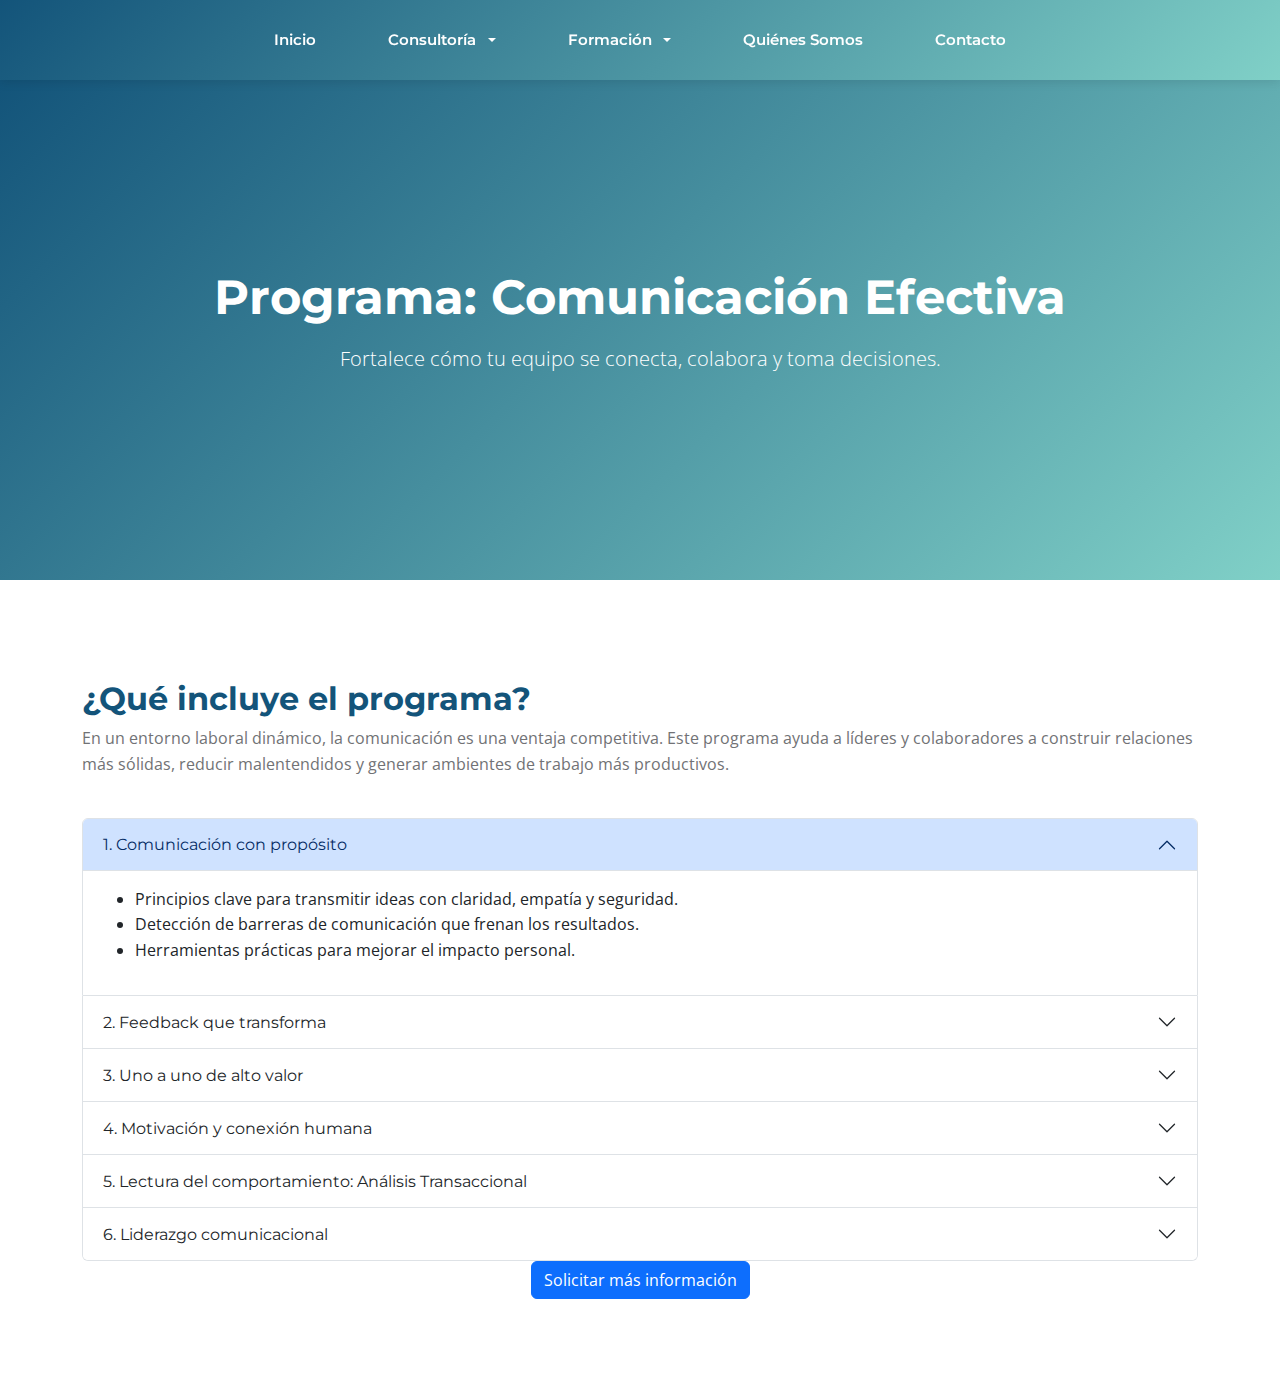
<file: comunicacion_asertiva.html>
<!DOCTYPE html>
<html lang="es">

<head>
    <meta charset="UTF-8">
    <meta name="viewport" content="width=device-width, initial-scale=1.0">
    <meta name="description" content="Comunicación Asertiva - Grupo Fusión">
    <title>Comunicación Asertiva - Grupo Fusión</title>

    <!-- Google Fonts -->
    <link rel="preconnect" href="https://fonts.googleapis.com">
    <link rel="preconnect" href="https://fonts.gstatic.com" crossorigin>
    <link
        href="https://fonts.googleapis.com/css2?family=Montserrat:wght@400;500;600;700&family=Open+Sans:wght@300;400;500;600;700&display=swap"
        rel="stylesheet">

    <!-- Bootstrap Icons -->
    <link rel="stylesheet" href="https://cdn.jsdelivr.net/npm/bootstrap-icons@1.11.1/font/bootstrap-icons.css">

    <!-- Bootstrap CSS -->
    <link href="https://cdn.jsdelivr.net/npm/bootstrap@5.3.0/dist/css/bootstrap.min.css" rel="stylesheet">

    <!-- Custom CSS -->
    <link rel="stylesheet" href="css/styles.css">
</head>

<body>
    <nav class="custom-navbar">
        <div class="nav-container">
            

            <div class="nav-menu" id="navMenu">
                <a href="index.html" class="nav-link">Inicio</a>
                <!-- Consultoría Dropdown -->
                <div class="nav-dropdown">
                    <button class="nav-link dropdown-toggle">
                        Consultoría
                       
                    </button>
                    <div class="dropdown-content">
                        <a href="entregamos.html" class="dropdown-item">¿Qué entregamos a nuestros clientes?</a>
                    </div>
                </div>

                <!-- Formación Dropdown -->
                <div class="nav-dropdown">
                    <button class="nav-link dropdown-toggle">
                        Formación
                       
                    </button>
                    <div class="dropdown-content">
                        <a href="#" class="dropdown-item">Lean</a>
                        <a href="gestion_tiempo.html" class="dropdown-item">Gestión del tiempo</a>
                        <a href="comunicacion_asertiva.html" class="dropdown-item">Comunicación Asertiva</a>
                    </div>
                </div>

                <a href="index.html#nosotros" class="nav-link">Quiénes Somos</a>
                <a href="index.html#contacto" class="nav-link">Contacto</a>
            </div>

            <button class="nav-toggle" id="navToggle">
                <span class="hamburger"></span>
                <span class="hamburger"></span>
                <span class="hamburger"></span>
            </button>
        </div>
    </nav>

    <!-- HERO SECTION -->
    <section class="hero-section">
        <div class="container">
            <div class="row">
                <div class="col-lg-10 col-12 mx-auto text-center">
                    <h1 class="text-white">Programa: Comunicación Efectiva</h1>
                    <p class="lead text-white">Fortalece cómo tu equipo se conecta, colabora y toma decisiones.</p>
                </div>
            </div>
        </div>
    </section>

    <!-- PROGRAMA -->
    <section class="section-padding">
        <div class="container">
            <div class="row mb-4">
                <div class="col-12">
                    <h2>¿Qué incluye el programa?</h2>
                    <p>En un entorno laboral dinámico, la comunicación es una ventaja competitiva. Este programa ayuda a
                        líderes y colaboradores a construir relaciones más sólidas, reducir malentendidos y generar
                        ambientes de trabajo más productivos.</p>
                </div>
            </div>

            <div class="row">
                <div class="col-12">
                    <div class="accordion" id="programaAccordion">
                        <!-- 1 -->
                        <div class="accordion-item">
                            <h2 class="accordion-header" id="p1">
                                <button class="accordion-button" type="button" data-bs-toggle="collapse"
                                    data-bs-target="#c1" aria-expanded="true" aria-controls="c1">
                                    1. Comunicación con propósito
                                </button>
                            </h2>
                            <div id="c1" class="accordion-collapse collapse show" aria-labelledby="p1"
                                data-bs-parent="#programaAccordion">
                                <div class="accordion-body">
                                    <ul>
                                        <li>Principios clave para transmitir ideas con claridad, empatía y seguridad.
                                        </li>
                                        <li>Detección de barreras de comunicación que frenan los resultados.</li>
                                        <li>Herramientas prácticas para mejorar el impacto personal.</li>
                                    </ul>
                                </div>
                            </div>
                        </div>

                        <!-- 2 -->
                        <div class="accordion-item">
                            <h2 class="accordion-header" id="p2">
                                <button class="accordion-button collapsed" type="button" data-bs-toggle="collapse"
                                    data-bs-target="#c2" aria-expanded="false" aria-controls="c2">
                                    2. Feedback que transforma
                                </button>
                            </h2>
                            <div id="c2" class="accordion-collapse collapse" aria-labelledby="p2"
                                data-bs-parent="#programaAccordion">
                                <div class="accordion-body">
                                    <ul>
                                        <li>Modelo estructurado para dar retroalimentación objetiva y útil.</li>
                                        <li>Conversaciones orientadas a mejorar, no a culpar.</li>
                                        <li>Técnicas para generar compromisos y seguimiento efectivo.</li>
                                    </ul>
                                </div>
                            </div>
                        </div>

                        <!-- 3 -->
                        <div class="accordion-item">
                            <h2 class="accordion-header" id="p3">
                                <button class="accordion-button collapsed" type="button" data-bs-toggle="collapse"
                                    data-bs-target="#c3" aria-expanded="false" aria-controls="c3">
                                    3. Uno a uno de alto valor
                                </button>
                            </h2>
                            <div id="c3" class="accordion-collapse collapse" aria-labelledby="p3"
                                data-bs-parent="#programaAccordion">
                                <div class="accordion-body">
                                    <ul>
                                        <li>Cómo convertir las reuniones individuales en espacios de crecimiento.</li>
                                        <li>Guías simples para evaluar avances y establecer acuerdos.</li>
                                        <li>Construcción de confianza entre líder y colaborador.</li>
                                    </ul>
                                </div>
                            </div>
                        </div>

                        <!-- 4 -->
                        <div class="accordion-item">
                            <h2 class="accordion-header" id="p4">
                                <button class="accordion-button collapsed" type="button" data-bs-toggle="collapse"
                                    data-bs-target="#c4" aria-expanded="false" aria-controls="c4">
                                    4. Motivación y conexión humana
                                </button>
                            </h2>
                            <div id="c4" class="accordion-collapse collapse" aria-labelledby="p4"
                                data-bs-parent="#programaAccordion">
                                <div class="accordion-body">
                                    <ul>
                                        <li>Comprender qué impulsa a las personas desde lo interno y lo externo.</li>
                                        <li>Estrategias para mantener equipos motivados a través de la comunicación.
                                        </li>
                                        <li>Apreciación auténtica basada en el enfoque de Dale Carnegie.</li>
                                    </ul>
                                </div>
                            </div>
                        </div>

                        <!-- 5 -->
                        <div class="accordion-item">
                            <h2 class="accordion-header" id="p5">
                                <button class="accordion-button collapsed" type="button" data-bs-toggle="collapse"
                                    data-bs-target="#c5" aria-expanded="false" aria-controls="c5">
                                    5. Lectura del comportamiento: Análisis Transaccional
                                </button>
                            </h2>
                            <div id="c5" class="accordion-collapse collapse" aria-labelledby="p5"
                                data-bs-parent="#programaAccordion">
                                <div class="accordion-body">
                                    <ul>
                                        <li>Identificación de los estados del Yo.</li>
                                        <li>Cómo responder para resolver conflictos.</li>
                                        <li>Reestructuración de conversaciones difíciles hacia resultados positivos.
                                        </li>
                                    </ul>
                                </div>
                            </div>
                        </div>

                        <!-- 6 -->
                        <div class="accordion-item">
                            <h2 class="accordion-header" id="p6">
                                <button class="accordion-button collapsed" type="button" data-bs-toggle="collapse"
                                    data-bs-target="#c6" aria-expanded="false" aria-controls="c6">
                                    6. Liderazgo comunicacional
                                </button>
                            </h2>
                            <div id="c6" class="accordion-collapse collapse" aria-labelledby="p6"
                                data-bs-parent="#programaAccordion">
                                <div class="accordion-body">
                                    <ul>
                                        <li>Principios de Peter Drucker aplicados al día a día.</li>
                                        <li>Influencia, claridad y dirección como herramientas del líder moderno.</li>
                                        <li>Atributos esenciales para comunicar con certeza y crear visión compartida.
                                        </li>
                                    </ul>
                                </div>
                            </div>
                        </div>
                    </div>
                </div>
            </div>

            <div class="button-29">
                <div class="col-12 text-center">
                    <a href="mailto:contacto@grupofusion.com" class="btn btn-primary">Solicitar más información</a>
                </div>
            </div>
        </div>
    </section>

    <!-- Bootstrap JS -->
    <script src="https://cdn.jsdelivr.net/npm/bootstrap@5.3.0/dist/js/bootstrap.bundle.min.js"></script>

    <!-- Custom JavaScript -->
    <script src="js/main.js"></script>
</body>

</html>
</file>
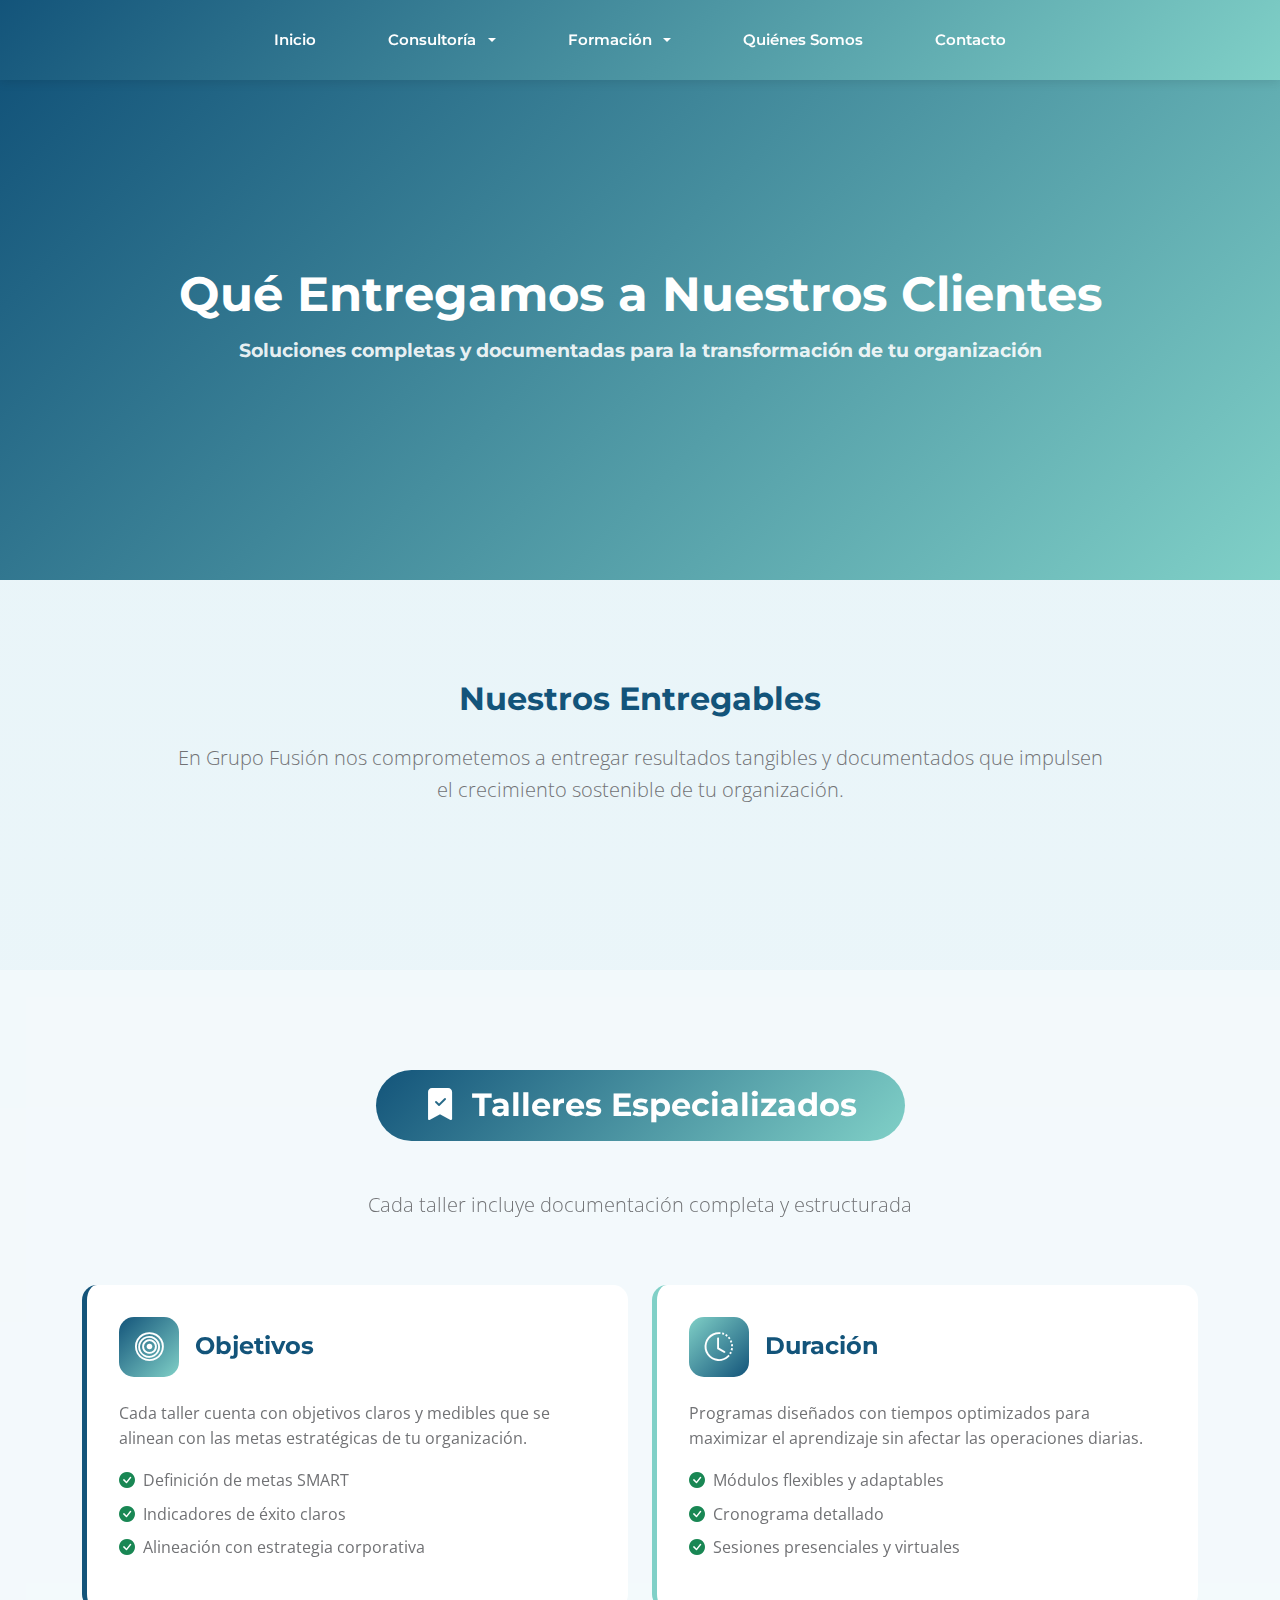
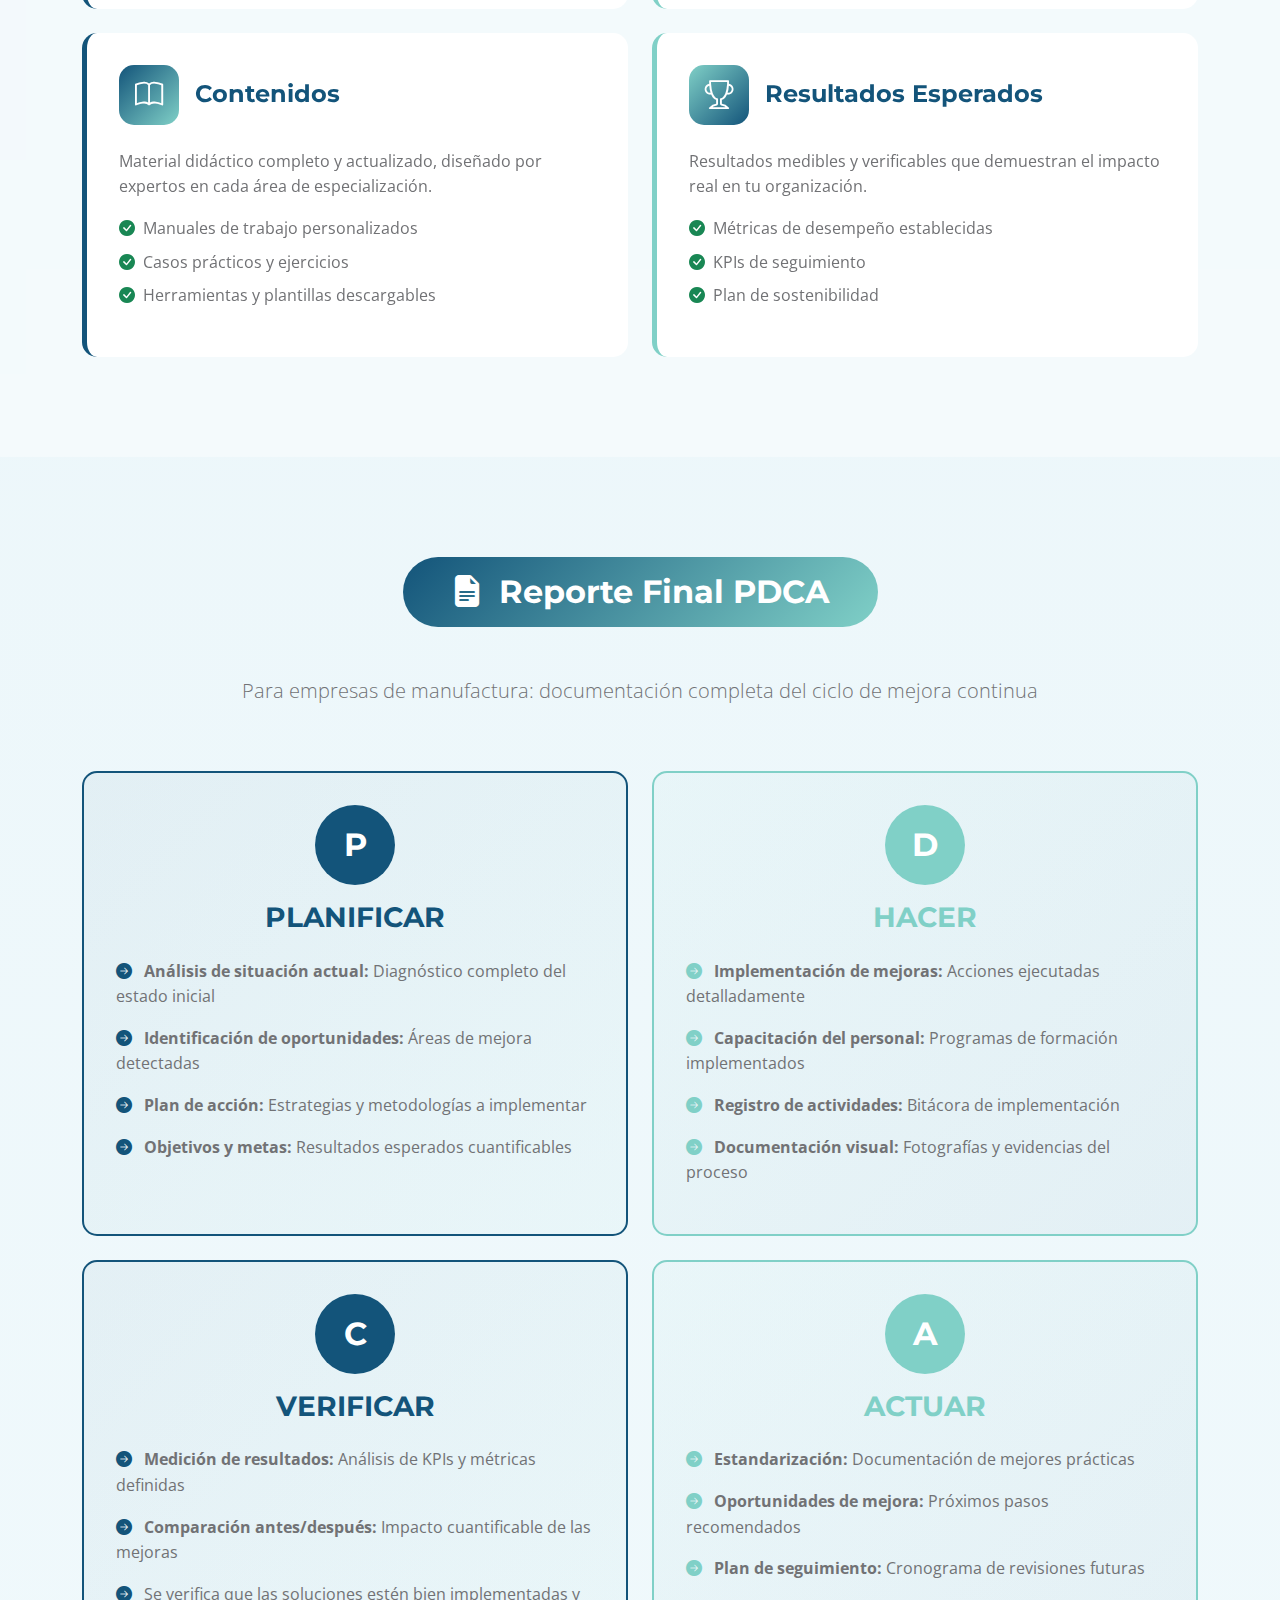
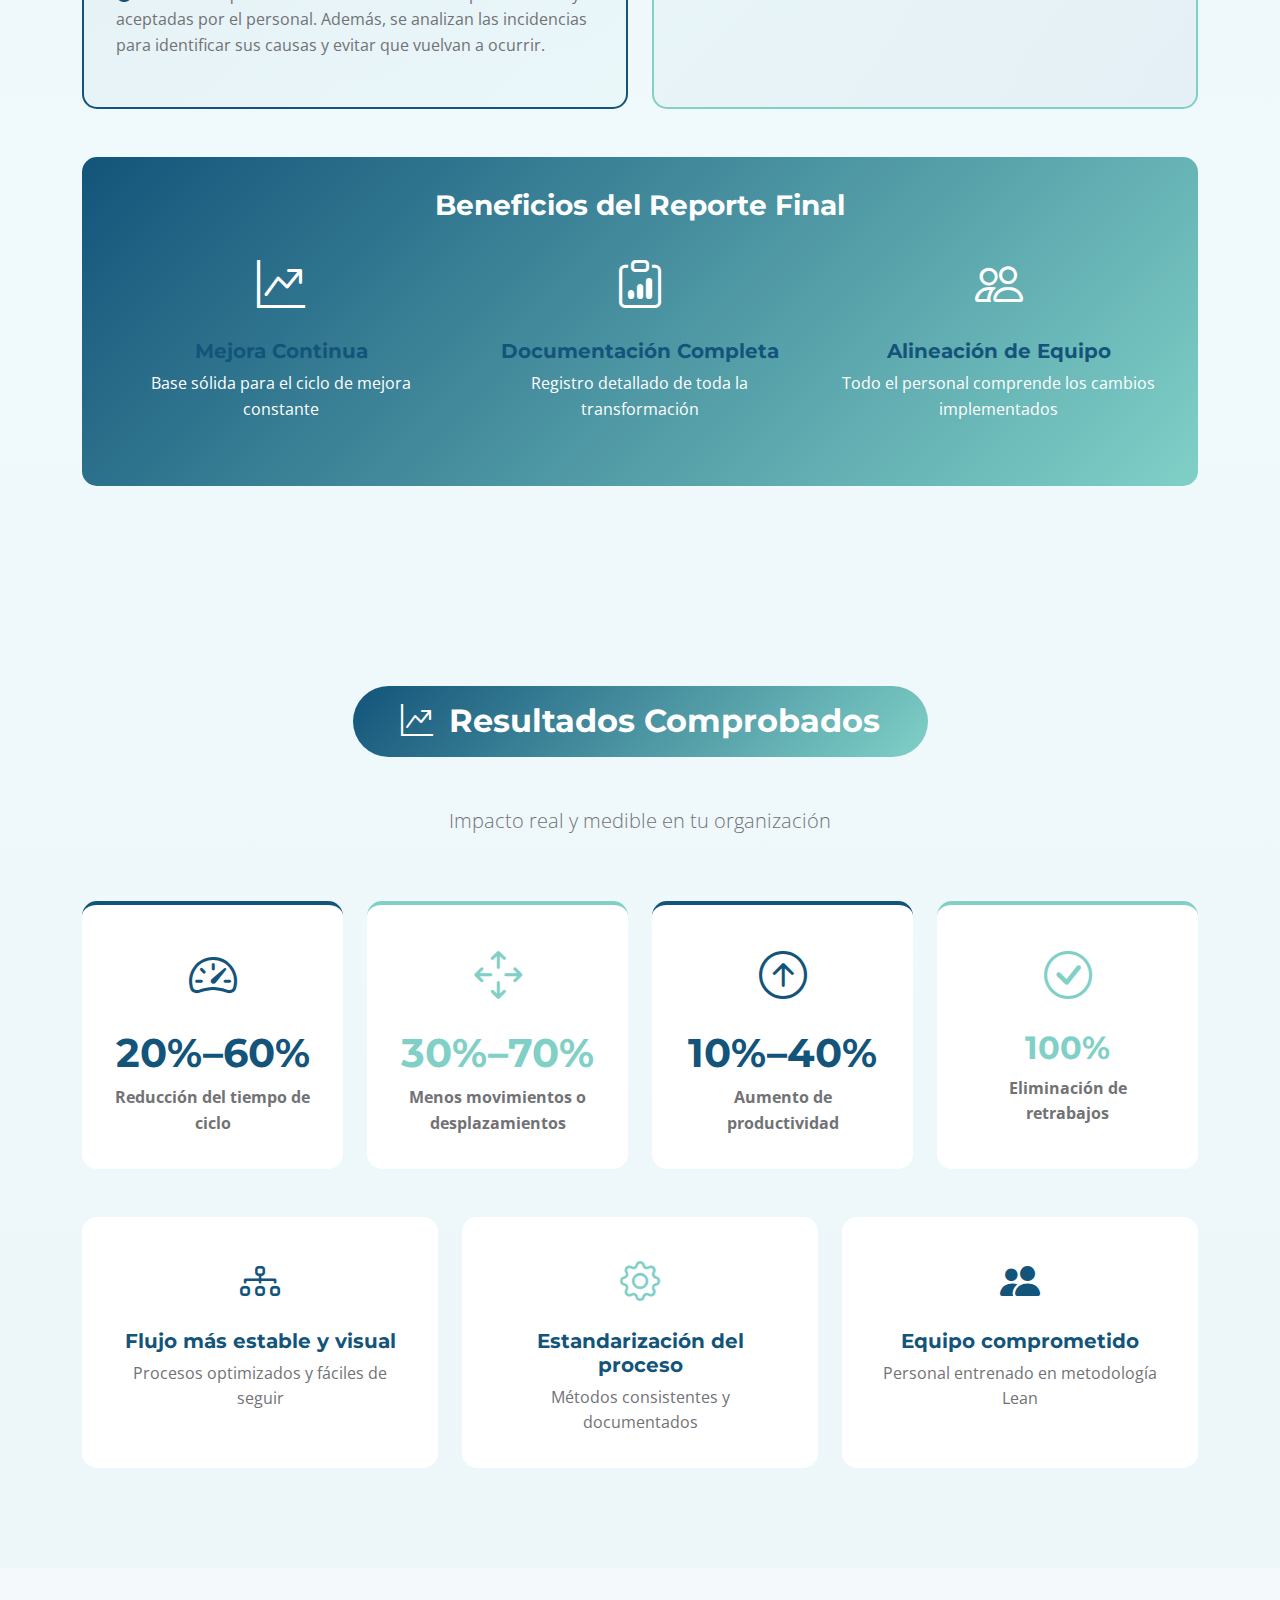
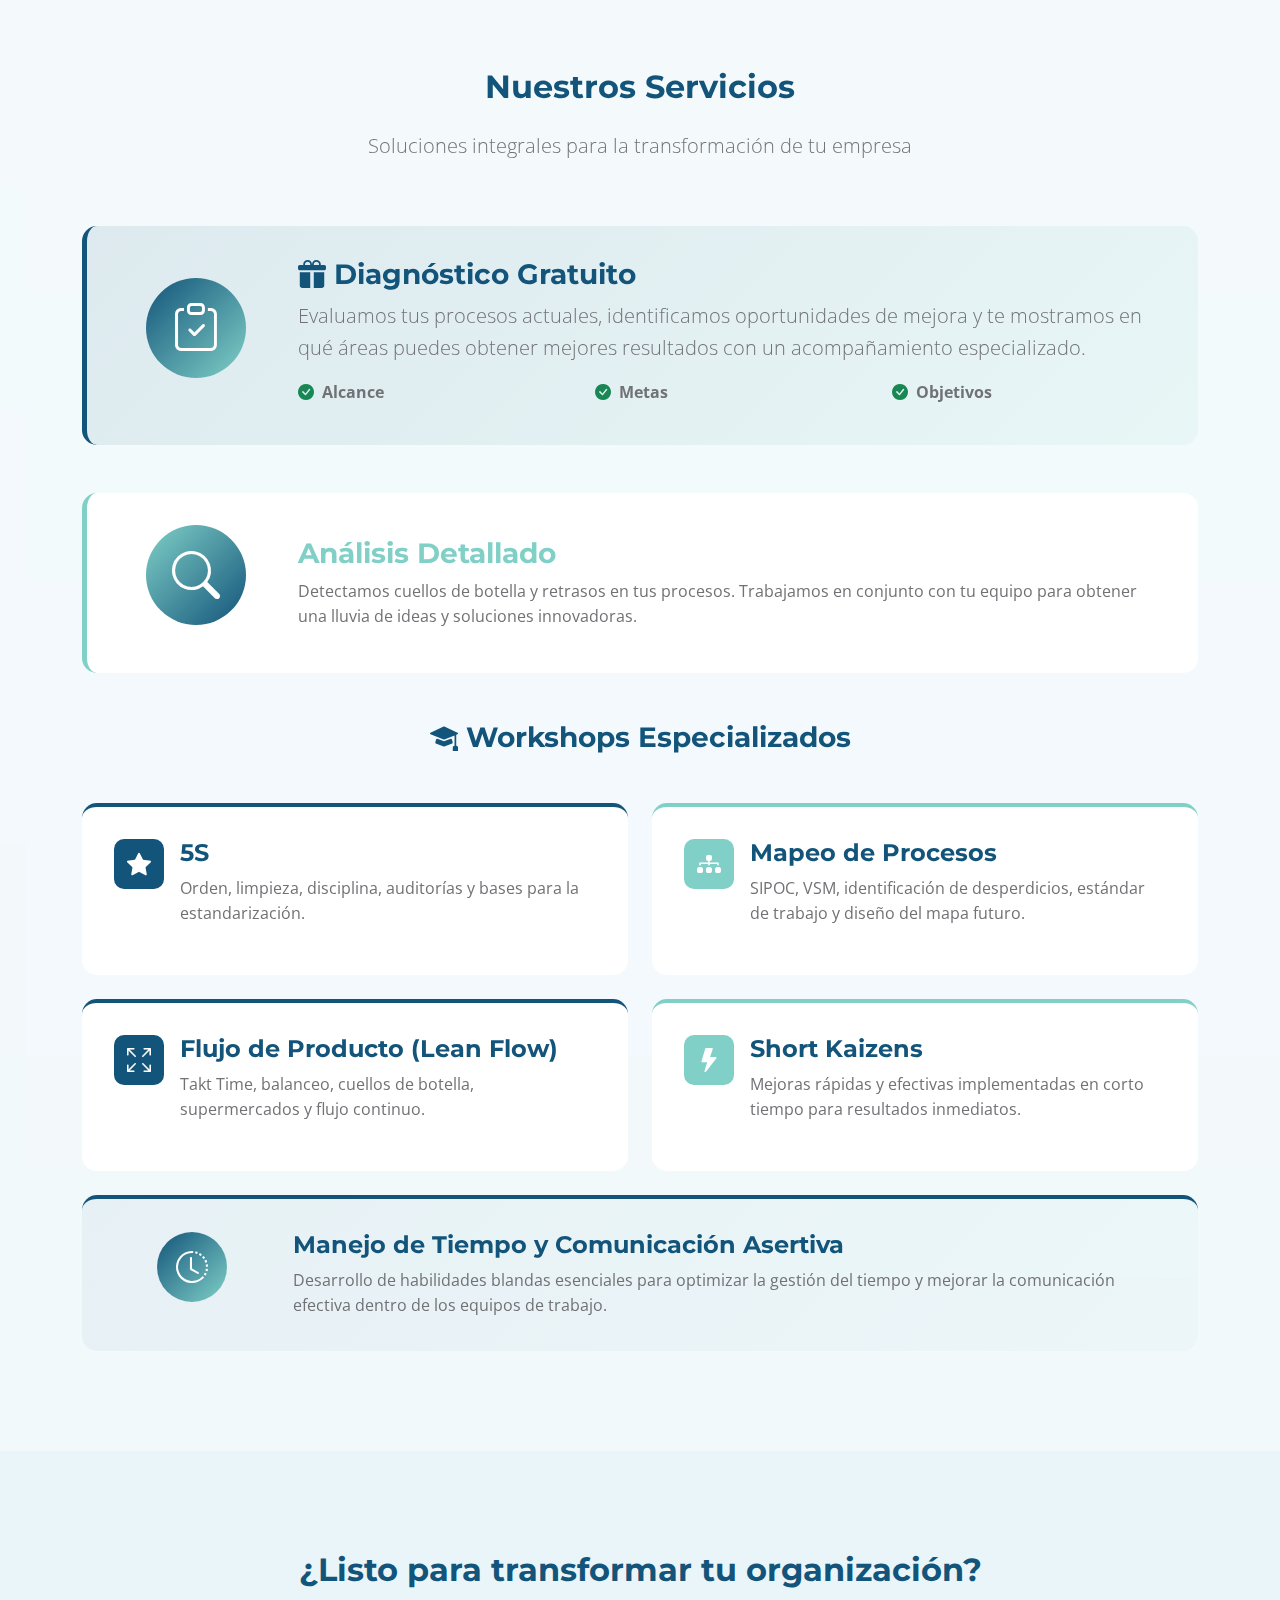
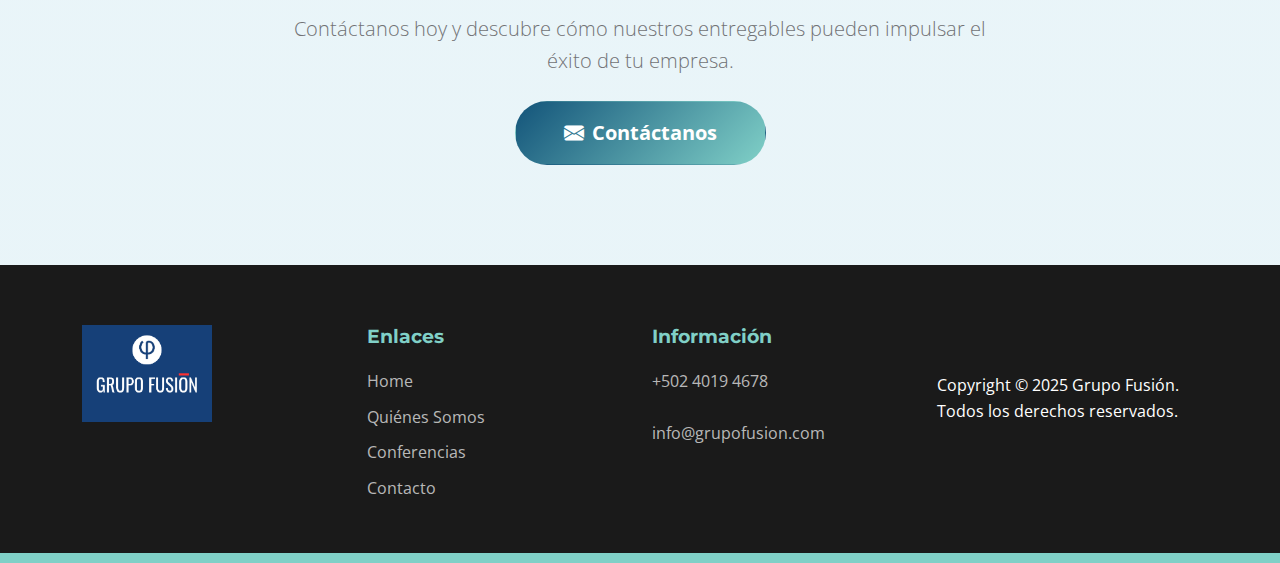
<file: entregamos.html>
<!DOCTYPE html>
<html lang="es">

<head>
    <meta charset="UTF-8">
    <meta name="viewport" content="width=device-width, initial-scale=1.0">
    <meta name="description"
        content="Qué Entregamos - Grupo Fusión - Talleres y reportes especializados para nuestros clientes">
    <title>Qué Entregamos - Grupo Fusión</title>

    <!-- Google Fonts -->
    <link rel="preconnect" href="https://fonts.googleapis.com">
    <link rel="preconnect" href="https://fonts.gstatic.com" crossorigin>
    <link
        href="https://fonts.googleapis.com/css2?family=Montserrat:wght@400;500;600;700&family=Open+Sans:wght@300;400;500;600;700&display=swap"
        rel="stylesheet">

    <!-- Bootstrap Icons -->
    <link rel="stylesheet" href="https://cdn.jsdelivr.net/npm/bootstrap-icons@1.11.1/font/bootstrap-icons.css">

    <!-- Bootstrap CSS -->
    <link href="https://cdn.jsdelivr.net/npm/bootstrap@5.3.0/dist/css/bootstrap.min.css" rel="stylesheet">

    <!-- Custom CSS -->
    <link rel="stylesheet" href="css/styles.css">
    <style>
        body {
            background: linear-gradient(180deg, #e8f4f8 0%, #f0f9fc 50%, #e8f4f8 100%);
            min-height: 100vh;
        }
    </style>
</head>

<body>
    <!-- NAVBAR -->
    <nav class="custom-navbar">
        <div class="nav-container">
            

            <div class="nav-menu" id="navMenu">
                <a href="index.html" class="nav-link">Inicio</a>


                <!-- Consultoría Dropdown -->
                <div class="nav-dropdown">
                    <button class="nav-link dropdown-toggle">
                        Consultoría
                      
                    </button>
                    <div class="dropdown-content">

                        <a href="entregamos.html" class="dropdown-item">¿Qué entregamos a nuestros clientes?</a>
                    </div>
                </div>

                <!-- Formación Dropdown -->
                <div class="nav-dropdown">
                    <button class="nav-link dropdown-toggle">
                        Formación
                       
                    </button>
                    <div class="dropdown-content">
                        <a href="lean.html" class="dropdown-item">Lean</a>
                        <a href="gestion_tiempo.html" class="dropdown-item">Gestión del tiempo</a>
                        <a href="comunicacion_asertiva.html" class="dropdown-item">Comunicación asertiva</a>
                    </div>
                </div>



                <a href="#nosotros" class="nav-link">Quiénes Somos</a>

                <a href="#contacto" class="nav-link">Contacto</a>

            </div>

            <button class="nav-toggle" id="navToggle">
                <span class="hamburger"></span>
                <span class="hamburger"></span>
                <span class="hamburger"></span>
            </button>
        </div>
    </nav>
    <!-- HERO SECTION -->
    <section class="hero-section">
        <div class="container">
            <div class="row">
                <div class="col-lg-10 col-12 mx-auto">
                    <h1 class="text-white text-center">Qué Entregamos a Nuestros Clientes</h1>
                    <h6 class="text-center">Soluciones completas y documentadas para la transformación de tu
                        organización</h6>
                </div>
            </div>
        </div>
    </section>

    <!-- INTRODUCCIÓN -->
    <section class="section-padding" style="background-color: transparent;">
        <div class="container">
            <div class="row">
                <div class="col-lg-10 col-12 mx-auto text-center mb-5">
                    <h2 class="mb-4">Nuestros Entregables</h2>
                    <p class="lead">En Grupo Fusión nos comprometemos a entregar resultados tangibles y documentados que
                        impulsen el crecimiento sostenible de tu organización.</p>
                </div>
            </div>
        </div>
    </section>

    <!-- TALLERES -->
    <section class="section-padding" style="background-color: rgba(255, 255, 255, 0.4); backdrop-filter: blur(10px);">
        <div class="container">
            <div class="row mb-5">
                <div class="col-12 text-center">
                    <div class="d-inline-block"
                        style="background: linear-gradient(135deg, #13547a 0%, #80d0c7 100%); padding: 1rem 3rem; border-radius: 50px; margin-bottom: 2rem;">
                        <h2 class="text-white mb-0">
                            <i class="bi bi-bookmark-check-fill me-3"></i>Talleres Especializados
                        </h2>
                    </div>
                    <p class="lead mt-3">Cada taller incluye documentación completa y estructurada</p>
                </div>
            </div>

            <!-- Tarjetas de Talleres -->
            <div class="row g-4">
                <!-- Taller 1 -->
                <div class="col-lg-6 col-12">
                    <div class="custom-block h-100" style="border-left: 5px solid #13547a;">
                        <div class="d-flex align-items-center mb-4">
                            <div class="icon-box"
                                style="background: linear-gradient(135deg, #13547a 0%, #80d0c7 100%); width: 60px; height: 60px; border-radius: 15px; display: flex; align-items: center; justify-content: center; margin-right: 1rem;">
                                <i class="bi bi-bullseye text-white" style="font-size: 1.8rem;"></i>
                            </div>
                            <h4 class="mb-0">Objetivos</h4>
                        </div>
                        <p class="mb-3">Cada taller cuenta con objetivos claros y medibles que se alinean con las metas
                            estratégicas de tu organización.</p>
                        <ul class="list-unstyled">
                            <li class="mb-2"><i class="bi bi-check-circle-fill text-success me-2"></i>Definición de
                                metas SMART</li>
                            <li class="mb-2"><i class="bi bi-check-circle-fill text-success me-2"></i>Indicadores de
                                éxito claros</li>
                            <li class="mb-2"><i class="bi bi-check-circle-fill text-success me-2"></i>Alineación con
                                estrategia corporativa</li>
                        </ul>
                    </div>
                </div>

                <!-- Taller 2 -->
                <div class="col-lg-6 col-12">
                    <div class="custom-block h-100" style="border-left: 5px solid #80d0c7;">
                        <div class="d-flex align-items-center mb-4">
                            <div class="icon-box"
                                style="background: linear-gradient(135deg, #80d0c7 0%, #13547a 100%); width: 60px; height: 60px; border-radius: 15px; display: flex; align-items: center; justify-content: center; margin-right: 1rem;">
                                <i class="bi bi-clock-history text-white" style="font-size: 1.8rem;"></i>
                            </div>
                            <h4 class="mb-0">Duración</h4>
                        </div>
                        <p class="mb-3">Programas diseñados con tiempos optimizados para maximizar el aprendizaje sin
                            afectar las operaciones diarias.</p>
                        <ul class="list-unstyled">
                            <li class="mb-2"><i class="bi bi-check-circle-fill text-success me-2"></i>Módulos flexibles
                                y adaptables</li>
                            <li class="mb-2"><i class="bi bi-check-circle-fill text-success me-2"></i>Cronograma
                                detallado</li>
                            <li class="mb-2"><i class="bi bi-check-circle-fill text-success me-2"></i>Sesiones
                                presenciales y virtuales</li>
                        </ul>
                    </div>
                </div>

                <!-- Taller 3 -->
                <div class="col-lg-6 col-12">
                    <div class="custom-block h-100" style="border-left: 5px solid #13547a;">
                        <div class="d-flex align-items-center mb-4">
                            <div class="icon-box"
                                style="background: linear-gradient(135deg, #13547a 0%, #80d0c7 100%); width: 60px; height: 60px; border-radius: 15px; display: flex; align-items: center; justify-content: center; margin-right: 1rem;">
                                <i class="bi bi-book text-white" style="font-size: 1.8rem;"></i>
                            </div>
                            <h4 class="mb-0">Contenidos</h4>
                        </div>
                        <p class="mb-3">Material didáctico completo y actualizado, diseñado por expertos en cada área de
                            especialización.</p>
                        <ul class="list-unstyled">
                            <li class="mb-2"><i class="bi bi-check-circle-fill text-success me-2"></i>Manuales de
                                trabajo personalizados</li>
                            <li class="mb-2"><i class="bi bi-check-circle-fill text-success me-2"></i>Casos prácticos y
                                ejercicios</li>
                            <li class="mb-2"><i class="bi bi-check-circle-fill text-success me-2"></i>Herramientas y
                                plantillas descargables</li>
                        </ul>
                    </div>
                </div>

                <!-- Taller 4 -->
                <div class="col-lg-6 col-12">
                    <div class="custom-block h-100" style="border-left: 5px solid #80d0c7;">
                        <div class="d-flex align-items-center mb-4">
                            <div class="icon-box"
                                style="background: linear-gradient(135deg, #80d0c7 0%, #13547a 100%); width: 60px; height: 60px; border-radius: 15px; display: flex; align-items: center; justify-content: center; margin-right: 1rem;">
                                <i class="bi bi-trophy text-white" style="font-size: 1.8rem;"></i>
                            </div>
                            <h4 class="mb-0">Resultados Esperados</h4>
                        </div>
                        <p class="mb-3">Resultados medibles y verificables que demuestran el impacto real en tu
                            organización.</p>
                        <ul class="list-unstyled">
                            <li class="mb-2"><i class="bi bi-check-circle-fill text-success me-2"></i>Métricas de
                                desempeño establecidas</li>
                            <li class="mb-2"><i class="bi bi-check-circle-fill text-success me-2"></i>KPIs de
                                seguimiento</li>
                            <li class="mb-2"><i class="bi bi-check-circle-fill text-success me-2"></i>Plan de
                                sostenibilidad</li>
                        </ul>
                    </div>
                </div>
            </div>
        </div>
    </section>

    <!-- REPORTE FINAL PDCA -->
    <section class="section-padding">
        <div class="container">
            <div class="row mb-5">
                <div class="col-12 text-center">
                    <div class="d-inline-block"
                        style="background: linear-gradient(135deg, #13547a 0%, #80d0c7 100%); padding: 1rem 3rem; border-radius: 50px; margin-bottom: 2rem;">
                        <h2 class="text-white mb-0">
                            <i class="bi bi-file-earmark-text-fill me-3"></i>Reporte Final PDCA
                        </h2>
                    </div>
                    <p class="lead mt-3">Para empresas de manufactura: documentación completa del ciclo de mejora
                        continua</p>
                </div>
            </div>

            <div class="row g-4">
                <!-- PLAN -->
                <div class="col-lg-6 col-12">
                    <div class="custom-block h-100"
                        style="background: linear-gradient(135deg, rgba(19, 84, 122, 0.05) 0%, rgba(128, 208, 199, 0.05) 100%); border: 2px solid #13547a;">
                        <div class="text-center mb-4">
                            <div class="mx-auto"
                                style="background: #13547a; width: 80px; height: 80px; border-radius: 50%; display: flex; align-items: center; justify-content: center; margin-bottom: 1rem;">
                                <h2 class="text-white mb-0">P</h2>
                            </div>
                            <h3 style="color: #13547a;">PLANIFICAR</h3>
                        </div>
                        <ul class="list-unstyled">
                            <li class="mb-3">
                                <i class="bi bi-arrow-right-circle-fill me-2" style="color: #13547a;"></i>
                                <strong>Análisis de situación actual:</strong> Diagnóstico completo del estado inicial
                            </li>
                            <li class="mb-3">
                                <i class="bi bi-arrow-right-circle-fill me-2" style="color: #13547a;"></i>
                                <strong>Identificación de oportunidades:</strong> Áreas de mejora detectadas
                            </li>
                            <li class="mb-3">
                                <i class="bi bi-arrow-right-circle-fill me-2" style="color: #13547a;"></i>
                                <strong>Plan de acción:</strong> Estrategias y metodologías a implementar
                            </li>
                            <li class="mb-3">
                                <i class="bi bi-arrow-right-circle-fill me-2" style="color: #13547a;"></i>
                                <strong>Objetivos y metas:</strong> Resultados esperados cuantificables
                            </li>
                        </ul>
                    </div>
                </div>

                <!-- DO -->
                <div class="col-lg-6 col-12">
                    <div class="custom-block h-100"
                        style="background: linear-gradient(135deg, rgba(128, 208, 199, 0.05) 0%, rgba(19, 84, 122, 0.05) 100%); border: 2px solid #80d0c7;">
                        <div class="text-center mb-4">
                            <div class="mx-auto"
                                style="background: #80d0c7; width: 80px; height: 80px; border-radius: 50%; display: flex; align-items: center; justify-content: center; margin-bottom: 1rem;">
                                <h2 class="text-white mb-0">D</h2>
                            </div>
                            <h3 style="color: #80d0c7;">HACER</h3>
                        </div>
                        <ul class="list-unstyled">
                            <li class="mb-3">
                                <i class="bi bi-arrow-right-circle-fill me-2" style="color: #80d0c7;"></i>
                                <strong>Implementación de mejoras:</strong> Acciones ejecutadas detalladamente
                            </li>
                            <li class="mb-3">
                                <i class="bi bi-arrow-right-circle-fill me-2" style="color: #80d0c7;"></i>
                                <strong>Capacitación del personal:</strong> Programas de formación implementados
                            </li>
                            <li class="mb-3">
                                <i class="bi bi-arrow-right-circle-fill me-2" style="color: #80d0c7;"></i>
                                <strong>Registro de actividades:</strong> Bitácora de implementación
                            </li>
                            <li class="mb-3">
                                <i class="bi bi-arrow-right-circle-fill me-2" style="color: #80d0c7;"></i>
                                <strong>Documentación visual:</strong> Fotografías y evidencias del proceso
                            </li>
                        </ul>
                    </div>
                </div>

                <!-- CHECK -->
                <div class="col-lg-6 col-12">
                    <div class="custom-block h-100"
                        style="background: linear-gradient(135deg, rgba(19, 84, 122, 0.05) 0%, rgba(128, 208, 199, 0.05) 100%); border: 2px solid #13547a;">
                        <div class="text-center mb-4">
                            <div class="mx-auto"
                                style="background: #13547a; width: 80px; height: 80px; border-radius: 50%; display: flex; align-items: center; justify-content: center; margin-bottom: 1rem;">
                                <h2 class="text-white mb-0">C</h2>
                            </div>
                            <h3 style="color: #13547a;">VERIFICAR</h3>
                        </div>
                        <ul class="list-unstyled">
                            <li class="mb-3">
                                <i class="bi bi-arrow-right-circle-fill me-2" style="color: #13547a;"></i>
                                <strong>Medición de resultados:</strong> Análisis de KPIs y métricas definidas
                            </li>
                            <li class="mb-3">
                                <i class="bi bi-arrow-right-circle-fill me-2" style="color: #13547a;"></i>
                                <strong>Comparación antes/después:</strong> Impacto cuantificable de las mejoras
                            </li>
                            <li class="mb-3">
                                <i class="bi bi-arrow-right-circle-fill me-2" style="color: #13547a;"></i>
                                Se verifica que las soluciones estén bien implementadas y aceptadas por el personal.
                                Además, se analizan las incidencias para identificar sus causas y evitar que vuelvan a
                                ocurrir.
                            </li>

                        </ul>
                    </div>
                </div>

                <!-- ACT -->
                <div class="col-lg-6 col-12">
                    <div class="custom-block h-100"
                        style="background: linear-gradient(135deg, rgba(128, 208, 199, 0.05) 0%, rgba(19, 84, 122, 0.05) 100%); border: 2px solid #80d0c7;">
                        <div class="text-center mb-4">
                            <div class="mx-auto"
                                style="background: #80d0c7; width: 80px; height: 80px; border-radius: 50%; display: flex; align-items: center; justify-content: center; margin-bottom: 1rem;">
                                <h2 class="text-white mb-0">A</h2>
                            </div>
                            <h3 style="color: #80d0c7;">ACTUAR</h3>
                        </div>
                        <ul class="list-unstyled">
                            <li class="mb-3">
                                <i class="bi bi-arrow-right-circle-fill me-2" style="color: #80d0c7;"></i>
                                <strong>Estandarización:</strong> Documentación de mejores prácticas
                            </li>

                            <li class="mb-3">
                                <i class="bi bi-arrow-right-circle-fill me-2" style="color: #80d0c7;"></i>
                                <strong>Oportunidades de mejora:</strong> Próximos pasos recomendados
                            </li>
                            <li class="mb-3">
                                <i class="bi bi-arrow-right-circle-fill me-2" style="color: #80d0c7;"></i>
                                <strong>Plan de seguimiento:</strong> Cronograma de revisiones futuras
                            </li>
                        </ul>
                    </div>
                </div>
            </div>

            <!-- Beneficios del Reporte -->
            <div class="row mt-5">
                <div class="col-12">
                    <div class="custom-block text-center"
                        style="background: linear-gradient(135deg, #13547a 0%, #80d0c7 100%); color: white;">
                        <h3 class="text-white mb-4">Beneficios del Reporte Final</h3>
                        <div class="row">
                            <div class="col-md-4 mb-3">
                                <i class="bi bi-graph-up-arrow" style="font-size: 3rem;"></i>
                                <h5 class="mt-3">Mejora Continua</h5>
                                <p>Base sólida para el ciclo de mejora constante</p>
                            </div>
                            <div class="col-md-4 mb-3">
                                <i class="bi bi-clipboard-data" style="font-size: 3rem;"></i>
                                <h5 class="mt-3">Documentación Completa</h5>
                                <p>Registro detallado de toda la transformación</p>
                            </div>
                            <div class="col-md-4 mb-3">
                                <i class="bi bi-people" style="font-size: 3rem;"></i>
                                <h5 class="mt-3">Alineación de Equipo</h5>
                                <p>Todo el personal comprende los cambios implementados</p>
                            </div>
                        </div>
                    </div>
                </div>
            </div>
        </div>
    </section>

    <!-- RESULTADOS -->
    <section class="section-padding">
        <div class="container">
            <div class="row mb-5">
                <div class="col-12 text-center">
                    <div class="d-inline-block"
                        style="background: linear-gradient(135deg, #13547a 0%, #80d0c7 100%); padding: 1rem 3rem; border-radius: 50px; margin-bottom: 2rem;">
                        <h2 class="text-white mb-0">
                            <i class="bi bi-graph-up-arrow me-3"></i>Resultados Comprobados
                        </h2>
                    </div>
                    <p class="lead mt-3">Impacto real y medible en tu organización</p>
                </div>
            </div>

            <div class="row g-4">
                <div class="col-lg-3 col-md-6 col-12">
                    <div class="custom-block text-center h-100" style="border-top: 4px solid #13547a;">
                        <div class="mb-3">
                            <i class="bi bi-speedometer2" style="font-size: 3rem; color: #13547a;"></i>
                        </div>
                        <h3 style="color: #13547a; font-size: 2.5rem; font-weight: 700;">20%–60%</h3>
                        <p class="mb-0"><strong>Reducción del tiempo de ciclo</strong></p>
                    </div>
                </div>

                <div class="col-lg-3 col-md-6 col-12">
                    <div class="custom-block text-center h-100" style="border-top: 4px solid #80d0c7;">
                        <div class="mb-3">
                            <i class="bi bi-arrows-move" style="font-size: 3rem; color: #80d0c7;"></i>
                        </div>
                        <h3 style="color: #80d0c7; font-size: 2.5rem; font-weight: 700;">30%–70%</h3>
                        <p class="mb-0"><strong>Menos movimientos o desplazamientos</strong></p>
                    </div>
                </div>

                <div class="col-lg-3 col-md-6 col-12">
                    <div class="custom-block text-center h-100" style="border-top: 4px solid #13547a;">
                        <div class="mb-3">
                            <i class="bi bi-arrow-up-circle" style="font-size: 3rem; color: #13547a;"></i>
                        </div>
                        <h3 style="color: #13547a; font-size: 2.5rem; font-weight: 700;">10%–40%</h3>
                        <p class="mb-0"><strong>Aumento de productividad</strong></p>
                    </div>
                </div>

                <div class="col-lg-3 col-md-6 col-12">
                    <div class="custom-block text-center h-100" style="border-top: 4px solid #80d0c7;">
                        <div class="mb-3">
                            <i class="bi bi-check-circle" style="font-size: 3rem; color: #80d0c7;"></i>
                        </div>
                        <h3 style="color: #80d0c7; font-size: 2rem; font-weight: 700;">100%</h3>
                        <p class="mb-0"><strong>Eliminación de retrabajos</strong></p>
                    </div>
                </div>
            </div>

            <div class="row mt-4 g-4">
                <div class="col-lg-4 col-md-6 col-12">
                    <div class="custom-block text-center h-100">
                        <i class="bi bi-diagram-3" style="font-size: 2.5rem; color: #13547a;"></i>
                        <h5 class="mt-3 mb-2">Flujo más estable y visual</h5>
                        <p class="mb-0">Procesos optimizados y fáciles de seguir</p>
                    </div>
                </div>

                <div class="col-lg-4 col-md-6 col-12">
                    <div class="custom-block text-center h-100">
                        <i class="bi bi-gear" style="font-size: 2.5rem; color: #80d0c7;"></i>
                        <h5 class="mt-3 mb-2">Estandarización del proceso</h5>
                        <p class="mb-0">Métodos consistentes y documentados</p>
                    </div>
                </div>

                <div class="col-lg-4 col-md-6 col-12">
                    <div class="custom-block text-center h-100">
                        <i class="bi bi-people-fill" style="font-size: 2.5rem; color: #13547a;"></i>
                        <h5 class="mt-3 mb-2">Equipo comprometido</h5>
                        <p class="mb-0">Personal entrenado en metodología Lean</p>
                    </div>
                </div>
            </div>
        </div>
    </section>

    <!-- SERVICIOS ADICIONALES -->
    <section class="section-padding" style="background-color: rgba(255, 255, 255, 0.4); backdrop-filter: blur(10px);">
        <div class="container">
            <div class="row mb-5">
                <div class="col-12 text-center">
                    <h2 class="mb-4">Nuestros Servicios</h2>
                    <p class="lead">Soluciones integrales para la transformación de tu empresa</p>
                </div>
            </div>

            <!-- Diagnóstico Gratuito -->
            <div class="row mb-5">
                <div class="col-12">
                    <div class="custom-block"
                        style="background: linear-gradient(135deg, rgba(19, 84, 122, 0.1) 0%, rgba(128, 208, 199, 0.1) 100%); border-left: 5px solid #13547a;">
                        <div class="row align-items-center">
                            <div class="col-lg-2 text-center mb-3 mb-lg-0">
                                <div class="mx-auto"
                                    style="background: linear-gradient(135deg, #13547a 0%, #80d0c7 100%); width: 100px; height: 100px; border-radius: 50%; display: flex; align-items: center; justify-content: center;">
                                    <i class="bi bi-clipboard-check text-white" style="font-size: 3rem;"></i>
                                </div>
                            </div>
                            <div class="col-lg-10">
                                <h3 style="color: #13547a;">
                                    <i class="bi bi-gift-fill me-2"></i>Diagnóstico Gratuito
                                </h3>
                                <p class="lead mb-3">Evaluamos tus procesos actuales, identificamos oportunidades de
                                    mejora y te mostramos en qué áreas puedes obtener mejores resultados con un
                                    acompañamiento especializado.</p>
                                <div class="row">
                                    <div class="col-md-4">
                                        <div class="d-flex align-items-center mb-2">
                                            <i class="bi bi-check-circle-fill text-success me-2"></i>
                                            <strong>Alcance</strong>
                                        </div>
                                    </div>
                                    <div class="col-md-4">
                                        <div class="d-flex align-items-center mb-2">
                                            <i class="bi bi-check-circle-fill text-success me-2"></i>
                                            <strong>Metas</strong>
                                        </div>
                                    </div>
                                    <div class="col-md-4">
                                        <div class="d-flex align-items-center mb-2">
                                            <i class="bi bi-check-circle-fill text-success me-2"></i>
                                            <strong>Objetivos</strong>
                                        </div>
                                    </div>
                                </div>
                            </div>
                        </div>
                    </div>
                </div>
            </div>

            <!-- Análisis -->
            <div class="row mb-5">
                <div class="col-12">
                    <div class="custom-block" style="border-left: 5px solid #80d0c7;">
                        <div class="row align-items-center">
                            <div class="col-lg-2 text-center mb-3 mb-lg-0">
                                <div class="mx-auto"
                                    style="background: linear-gradient(135deg, #80d0c7 0%, #13547a 100%); width: 100px; height: 100px; border-radius: 50%; display: flex; align-items: center; justify-content: center;">
                                    <i class="bi bi-search text-white" style="font-size: 3rem;"></i>
                                </div>
                            </div>
                            <div class="col-lg-10">
                                <h3 style="color: #80d0c7;">Análisis Detallado</h3>
                                <p class="mb-0">Detectamos cuellos de botella y retrasos en tus procesos. Trabajamos en
                                    conjunto con tu equipo para obtener una lluvia de ideas y soluciones innovadoras.
                                </p>
                            </div>
                        </div>
                    </div>
                </div>
            </div>

            <!-- Workshops -->
            <div class="row mb-4">
                <div class="col-12">
                    <h3 class="text-center mb-4" style="color: #13547a;">
                        <i class="bi bi-mortarboard-fill me-2"></i>Workshops Especializados
                    </h3>
                </div>
            </div>

            <div class="row g-4">
                <!-- 5S -->
                <div class="col-lg-6 col-12">
                    <div class="custom-block h-100" style="border-top: 4px solid #13547a;">
                        <div class="d-flex align-items-start mb-3">
                            <div
                                style="background: #13547a; width: 50px; height: 50px; border-radius: 10px; display: flex; align-items: center; justify-content: center; margin-right: 1rem; flex-shrink: 0;">
                                <i class="bi bi-star-fill text-white" style="font-size: 1.5rem;"></i>
                            </div>
                            <div>
                                <h4 class="mb-2">5S</h4>
                                <p class="mb-0">Orden, limpieza, disciplina, auditorías y bases para la estandarización.
                                </p>
                            </div>
                        </div>
                    </div>
                </div>

                <!-- Mapeo de Procesos -->
                <div class="col-lg-6 col-12">
                    <div class="custom-block h-100" style="border-top: 4px solid #80d0c7;">
                        <div class="d-flex align-items-start mb-3">
                            <div
                                style="background: #80d0c7; width: 50px; height: 50px; border-radius: 10px; display: flex; align-items: center; justify-content: center; margin-right: 1rem; flex-shrink: 0;">
                                <i class="bi bi-diagram-3-fill text-white" style="font-size: 1.5rem;"></i>
                            </div>
                            <div>
                                <h4 class="mb-2">Mapeo de Procesos</h4>
                                <p class="mb-0">SIPOC, VSM, identificación de desperdicios, estándar de trabajo y diseño
                                    del mapa futuro.</p>
                            </div>
                        </div>
                    </div>
                </div>

                <!-- Flujo de Producto -->
                <div class="col-lg-6 col-12">
                    <div class="custom-block h-100" style="border-top: 4px solid #13547a;">
                        <div class="d-flex align-items-start mb-3">
                            <div
                                style="background: #13547a; width: 50px; height: 50px; border-radius: 10px; display: flex; align-items: center; justify-content: center; margin-right: 1rem; flex-shrink: 0;">
                                <i class="bi bi-arrows-fullscreen text-white" style="font-size: 1.5rem;"></i>
                            </div>
                            <div>
                                <h4 class="mb-2">Flujo de Producto (Lean Flow)</h4>
                                <p class="mb-0">Takt Time, balanceo, cuellos de botella, supermercados y flujo continuo.
                                </p>
                            </div>
                        </div>
                    </div>
                </div>

                <!-- Short Kaizens -->
                <div class="col-lg-6 col-12">
                    <div class="custom-block h-100" style="border-top: 4px solid #80d0c7;">
                        <div class="d-flex align-items-start mb-3">
                            <div
                                style="background: #80d0c7; width: 50px; height: 50px; border-radius: 10px; display: flex; align-items: center; justify-content: center; margin-right: 1rem; flex-shrink: 0;">
                                <i class="bi bi-lightning-fill text-white" style="font-size: 1.5rem;"></i>
                            </div>
                            <div>
                                <h4 class="mb-2">Short Kaizens</h4>
                                <p class="mb-0">Mejoras rápidas y efectivas implementadas en corto tiempo para
                                    resultados inmediatos.</p>
                            </div>
                        </div>
                    </div>
                </div>

                <!-- Manejo de tiempo -->
                <div class="col-12">
                    <div class="custom-block"
                        style="border-top: 4px solid #13547a; background: linear-gradient(135deg, rgba(19, 84, 122, 0.05) 0%, rgba(128, 208, 199, 0.05) 100%);">
                        <div class="row align-items-center">
                            <div class="col-md-2 text-center mb-3 mb-md-0">
                                <div
                                    style="background: linear-gradient(135deg, #13547a 0%, #80d0c7 100%); width: 70px; height: 70px; border-radius: 50%; display: flex; align-items: center; justify-content: center; margin: 0 auto;">
                                    <i class="bi bi-clock-history text-white" style="font-size: 2rem;"></i>
                                </div>
                            </div>
                            <div class="col-md-10">
                                <h4 class="mb-2">Manejo de Tiempo y Comunicación Asertiva</h4>
                                <p class="mb-0">Desarrollo de habilidades blandas esenciales para optimizar la gestión
                                    del tiempo y mejorar la comunicación efectiva dentro de los equipos de trabajo.</p>
                            </div>
                        </div>
                    </div>
                </div>
            </div>
        </div>
    </section>

    <!-- CALL TO ACTION -->
    <section class="section-padding">
        <div class="container">
            <div class="row">
                <div class="col-lg-8 col-12 mx-auto text-center">
                    <h2 class="mb-4">¿Listo para transformar tu organización?</h2>
                    <p class="lead mb-4">Contáctanos hoy y descubre cómo nuestros entregables pueden impulsar el éxito
                        de tu empresa.</p>
                    <a href="index.html#contacto" class="btn btn-lg"
                        style="background: linear-gradient(135deg, #13547a 0%, #80d0c7 100%); color: white; padding: 1rem 3rem; border-radius: 50px; font-weight: 700;">
                        <i class="bi bi-envelope-fill me-2"></i>Contáctanos
                    </a>
                </div>
            </div>
        </div>
    </section>

    <!-- FOOTER -->
    <footer class="site-footer">
        <div class="container">
            <div class="row">
                <div class="col-lg-3 col-12 mb-4">
                    <a class="navbar-brand mb-2" href="index.html">
                        <img src="assets/images/topics/grupo_fusion.png" alt="Grupo Fusión" width="130">
                    </a>
                </div>

                <div class="col-lg-3 col-md-4 col-6">
                    <h6 class="site-footer-title mb-3">Enlaces</h6>
                    <ul class="site-footer-links">
                        <li><a href="index.html" class="site-footer-link">Home</a></li>
                        <li><a href="index.html#nosotros" class="site-footer-link">Quiénes Somos</a></li>
                        <li><a href="conferencias.html" class="site-footer-link">Conferencias</a></li>
                        <li><a href="index.html#contacto" class="site-footer-link">Contacto</a></li>
                    </ul>
                </div>

                <div class="col-lg-3 col-md-4 col-6">
                    <h6 class="site-footer-title mb-3">Información</h6>
                    <p class="text-white">
                        <a href="tel:+50212345678" class="site-footer-link">+502 4019 4678</a>
                    </p>
                    <p class="text-white">
                        <a href="mailto:info@grupofusion.com" class="site-footer-link">info@grupofusion.com</a>
                    </p>
                </div>

                <div class="col-lg-3 col-12 mt-4 mt-lg-0">
                    <p class="text-white mt-4">Copyright © 2025 Grupo Fusión. Todos los derechos reservados.</p>
                </div>
            </div>
        </div>
    </footer>

    <!-- Bootstrap JS -->
    <script src="https://cdn.jsdelivr.net/npm/bootstrap@5.3.0/dist/js/bootstrap.bundle.min.js"></script>

    <!-- Custom JavaScript -->
    <script src="js/main.js"></script>
</body>

</html>
</file>
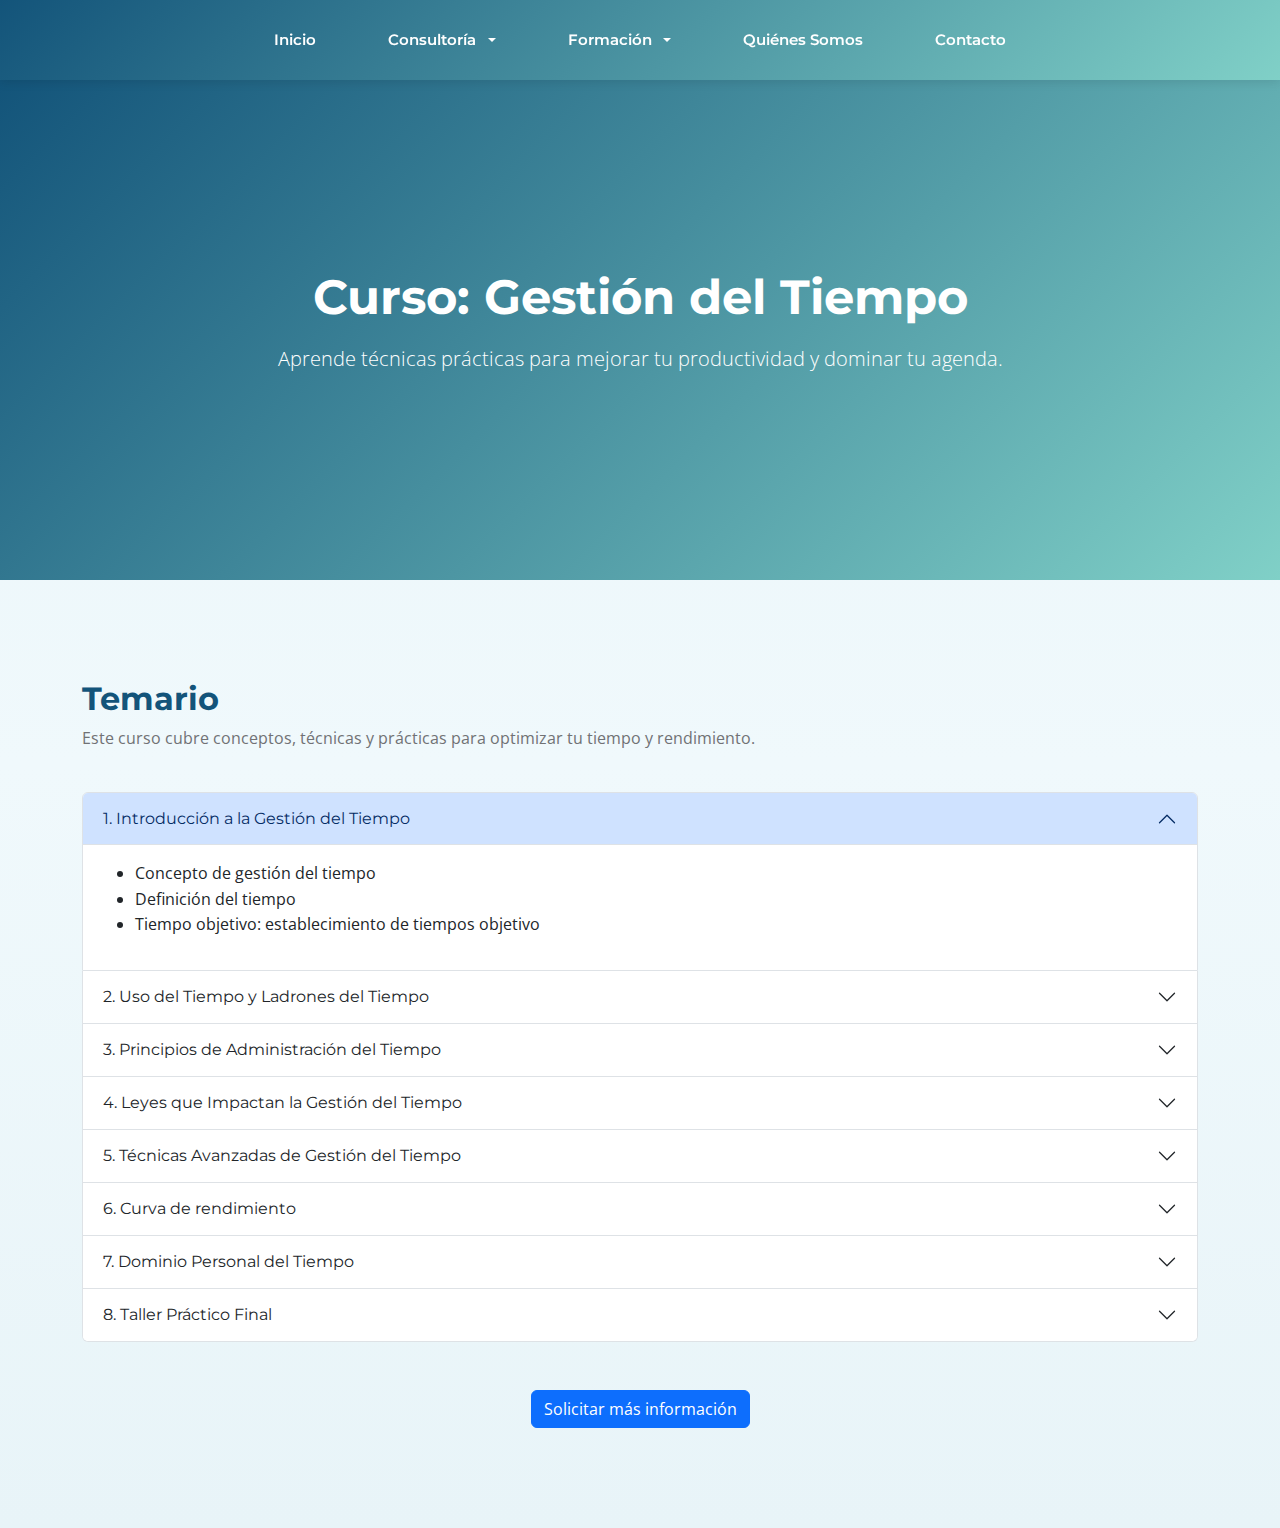
<file: gestion_tiempo.html>
<!DOCTYPE html>
<html lang="es">

<head>
    <meta charset="UTF-8">
    <meta name="viewport" content="width=device-width, initial-scale=1.0">
    <meta name="description"
        content="Gestión de tiempo - Grupo Fusión">
    <title>Gestión de tiempo - Grupo Fusión</title>

    <!-- Google Fonts -->
    <link rel="preconnect" href="https://fonts.googleapis.com">
    <link rel="preconnect" href="https://fonts.gstatic.com" crossorigin>
    <link
        href="https://fonts.googleapis.com/css2?family=Montserrat:wght@400;500;600;700&family=Open+Sans:wght@300;400;500;600;700&display=swap"
        rel="stylesheet">

    <!-- Bootstrap Icons -->
    <link rel="stylesheet" href="https://cdn.jsdelivr.net/npm/bootstrap-icons@1.11.1/font/bootstrap-icons.css">

    <!-- Bootstrap CSS -->
    <link href="https://cdn.jsdelivr.net/npm/bootstrap@5.3.0/dist/css/bootstrap.min.css" rel="stylesheet">

    <!-- Custom CSS -->
    <link rel="stylesheet" href="css/styles.css">
    <style>
        body {
            background: linear-gradient(180deg, #e8f4f8 0%, #f0f9fc 50%, #e8f4f8 100%);
            min-height: 100vh;
        }
    </style>
</head>

<body>  
    <nav class="custom-navbar">
        <div class="nav-container">
          

            <div class="nav-menu" id="navMenu">
               
                <a href="index.html" class="nav-link">Inicio</a>
                

                <!-- Consultoría Dropdown -->
                <div class="nav-dropdown">
                    <button class="nav-link dropdown-toggle">
                        Consultoría
                       
                    </button>
                    <div class="dropdown-content">
            
                        <a href="entregamos.html" class="dropdown-item">¿Qué entregamos a nuestros clientes?</a>
                    </div>
                </div>

                <!-- Formación Dropdown -->
                <div class="nav-dropdown">
                    <button class="nav-link dropdown-toggle">
                        Formación
                       
                    </button>
                    <div class="dropdown-content">
                        <a href="#" class="dropdown-item">Lean</a>
                        <a href="gestion_tiempo.html" class="dropdown-item">Gestión del tiempo</a>
                        <a href="comunicacion_asertiva.html" class="dropdown-item">Comunicación asertiva</a>
                    </div>
                </div>

               

                <a href="index.html#nosotros" class="nav-link">Quiénes Somos</a>
            
                <a href="index.html#contacto" class="nav-link">Contacto</a>
             
            </div>

            <button class="nav-toggle" id="navToggle">
                <span class="hamburger"></span>
                <span class="hamburger"></span>
                <span class="hamburger"></span>
            </button>
        </div>
    </nav>


    <!-- HERO SECTION -->
    <section class="hero-section">
        <div class="container">
            <div class="row">
                <div class="col-lg-10 col-12 mx-auto text-center">
                    <h1 class="text-white">Curso: Gestión del Tiempo</h1>
                    <p class="lead text-white">Aprende técnicas prácticas para mejorar tu productividad y dominar tu agenda.</p>
                </div>
            </div>
        </div>
    </section>

    <!-- CURSO: TEMARIO -->
    <section class="section-padding">
        <div class="container">
            <div class="row mb-4">
                <div class="col-12">
                    <h2>Temario</h2>
                    <p>Este curso cubre conceptos, técnicas y prácticas para optimizar tu tiempo y rendimiento.</p>
                </div>
            </div>

            <div class="row">
                <div class="col-12">
                    <div class="accordion" id="temarioAccordion">
                        <!-- Módulo 1 -->
                        <div class="accordion-item">
                            <h2 class="accordion-header" id="headingOne">
                                <button class="accordion-button" type="button" data-bs-toggle="collapse" data-bs-target="#collapseOne" aria-expanded="true" aria-controls="collapseOne">
                                    1. Introducción a la Gestión del Tiempo
                                </button>
                            </h2>
                            <div id="collapseOne" class="accordion-collapse collapse show" aria-labelledby="headingOne" data-bs-parent="#temarioAccordion">
                                <div class="accordion-body">
                                    <ul>
                                        <li>Concepto de gestión del tiempo</li>
                                        <li>Definición del tiempo</li>
                                        <li>Tiempo objetivo: establecimiento de tiempos objetivo</li>
                                    </ul>
                                </div>
                            </div>
                        </div>

                        <!-- Módulo 2 -->
                        <div class="accordion-item">
                            <h2 class="accordion-header" id="headingTwo">
                                <button class="accordion-button collapsed" type="button" data-bs-toggle="collapse" data-bs-target="#collapseTwo" aria-expanded="false" aria-controls="collapseTwo">
                                    2. Uso del Tiempo y Ladrones del Tiempo
                                </button>
                            </h2>
                            <div id="collapseTwo" class="accordion-collapse collapse" aria-labelledby="headingTwo" data-bs-parent="#temarioAccordion">
                                <div class="accordion-body">
                                    <ul>
                                        <li>Análisis del uso real del tiempo</li>
                                        <li>Ladrones del tiempo internos</li>
                                        <li>Ladrones del tiempo externos</li>
                                        <li>Estrategias para reducir y eliminar distracciones</li>
                                    </ul>
                                </div>
                            </div>
                        </div>

                        <!-- Módulo 3 -->
                        <div class="accordion-item">
                            <h2 class="accordion-header" id="headingThree">
                                <button class="accordion-button collapsed" type="button" data-bs-toggle="collapse" data-bs-target="#collapseThree" aria-expanded="false" aria-controls="collapseThree">
                                    3. Principios de Administración del Tiempo
                                </button>
                            </h2>
                            <div id="collapseThree" class="accordion-collapse collapse" aria-labelledby="headingThree" data-bs-parent="#temarioAccordion">
                                <div class="accordion-body">
                                    <ul>
                                        <li>Principios esenciales de administración del tiempo</li>
                                        <li>Importante vs. urgente (Matriz de Eisenhower)</li>
                                        <li>Planificación diaria, semanal y mensual</li>
                                        <li>Kanban</li>
                                    </ul>
                                </div>
                            </div>
                        </div>

                        <!-- Módulo 4 -->
                        <div class="accordion-item">
                            <h2 class="accordion-header" id="headingFour">
                                <button class="accordion-button collapsed" type="button" data-bs-toggle="collapse" data-bs-target="#collapseFour" aria-expanded="false" aria-controls="collapseFour">
                                    4. Leyes que Impactan la Gestión del Tiempo
                                </button>
                            </h2>
                            <div id="collapseFour" class="accordion-collapse collapse" aria-labelledby="headingFour" data-bs-parent="#temarioAccordion">
                                <div class="accordion-body">
                                    <ul>
                                        <li>Ley de Parkinson y técnicas para evitar sus efectos</li>
                                    </ul>
                                </div>
                            </div>
                        </div>

                        <!-- Módulo 5 -->
                        <div class="accordion-item">
                            <h2 class="accordion-header" id="headingFive">
                                <button class="accordion-button collapsed" type="button" data-bs-toggle="collapse" data-bs-target="#collapseFive" aria-expanded="false" aria-controls="collapseFive">
                                    5. Técnicas Avanzadas de Gestión del Tiempo
                                </button>
                            </h2>
                            <div id="collapseFive" class="accordion-collapse collapse" aria-labelledby="headingFive" data-bs-parent="#temarioAccordion">
                                <div class="accordion-body">
                                    <ul>
                                        <li>Técnica Pomodoro</li>
                                        <li>Timeboxing</li>
                                    </ul>
                                </div>
                            </div>
                        </div>

                        <!-- Módulo 6 -->
                        <div class="accordion-item">
                            <h2 class="accordion-header" id="headingSix">
                                <button class="accordion-button collapsed" type="button" data-bs-toggle="collapse" data-bs-target="#collapseSix" aria-expanded="false" aria-controls="collapseSix">
                                    6. Curva de rendimiento
                                </button>
                            </h2>
                            <div id="collapseSix" class="accordion-collapse collapse" aria-labelledby="headingSix" data-bs-parent="#temarioAccordion">
                                <div class="accordion-body">
                                    <ul>
                                        <li>Ajustes para mantenerte en el punto óptimo</li>
                                    </ul>
                                </div>
                            </div>
                        </div>

                        <!-- Módulo 7 -->
                        <div class="accordion-item">
                            <h2 class="accordion-header" id="headingSeven">
                                <button class="accordion-button collapsed" type="button" data-bs-toggle="collapse" data-bs-target="#collapseSeven" aria-expanded="false" aria-controls="collapseSeven">
                                    7. Dominio Personal del Tiempo
                                </button>
                            </h2>
                            <div id="collapseSeven" class="accordion-collapse collapse" aria-labelledby="headingSeven" data-bs-parent="#temarioAccordion">
                                <div class="accordion-body">
                                    <ul>
                                        <li>Desarrollo de hábitos de disciplina</li>
                                        <li>Manejo de interrupciones</li>
                                        <li>Organización mental y claridad operativa</li>
                                        <li>Evaluación y mejora continua</li>
                                    </ul>
                                </div>
                            </div>
                        </div>

                        <!-- Módulo 8 -->
                        <div class="accordion-item">
                            <h2 class="accordion-header" id="headingEight">
                                <button class="accordion-button collapsed" type="button" data-bs-toggle="collapse" data-bs-target="#collapseEight" aria-expanded="false" aria-controls="collapseEight">
                                    8. Taller Práctico Final
                                </button>
                            </h2>
                            <div id="collapseEight" class="accordion-collapse collapse" aria-labelledby="headingEight" data-bs-parent="#temarioAccordion">
                                <div class="accordion-body">
                                    <ul>
                                        <li>Diagnóstico personal del uso del tiempo</li>
                                        <li>Identificación de ladrones del tiempo</li>
                                        <li>Aplicación de Parkinson</li>
                                        <li>Diseño de agenda y semana ideal</li>
                                        <li>Plan personal de mejora continua</li>
                                    </ul>
                                </div>
                            </div>
                        </div>
                    </div>
                </div>
            </div>

            <div class="row mt-5">
                <div class="col-12 text-center">
                    <a href="mailto:contacto@grupofusion.com" class="btn btn-primary">Solicitar más información</a>
                </div>
            </div>
        </div>
    </section>

<!-- Bootstrap JS -->
    <script src="https://cdn.jsdelivr.net/npm/bootstrap@5.3.0/dist/js/bootstrap.bundle.min.js"></script>
    
    <!-- Custom JavaScript -->
    <script src="js/main.js"></script>
</body>
</html>
</file>
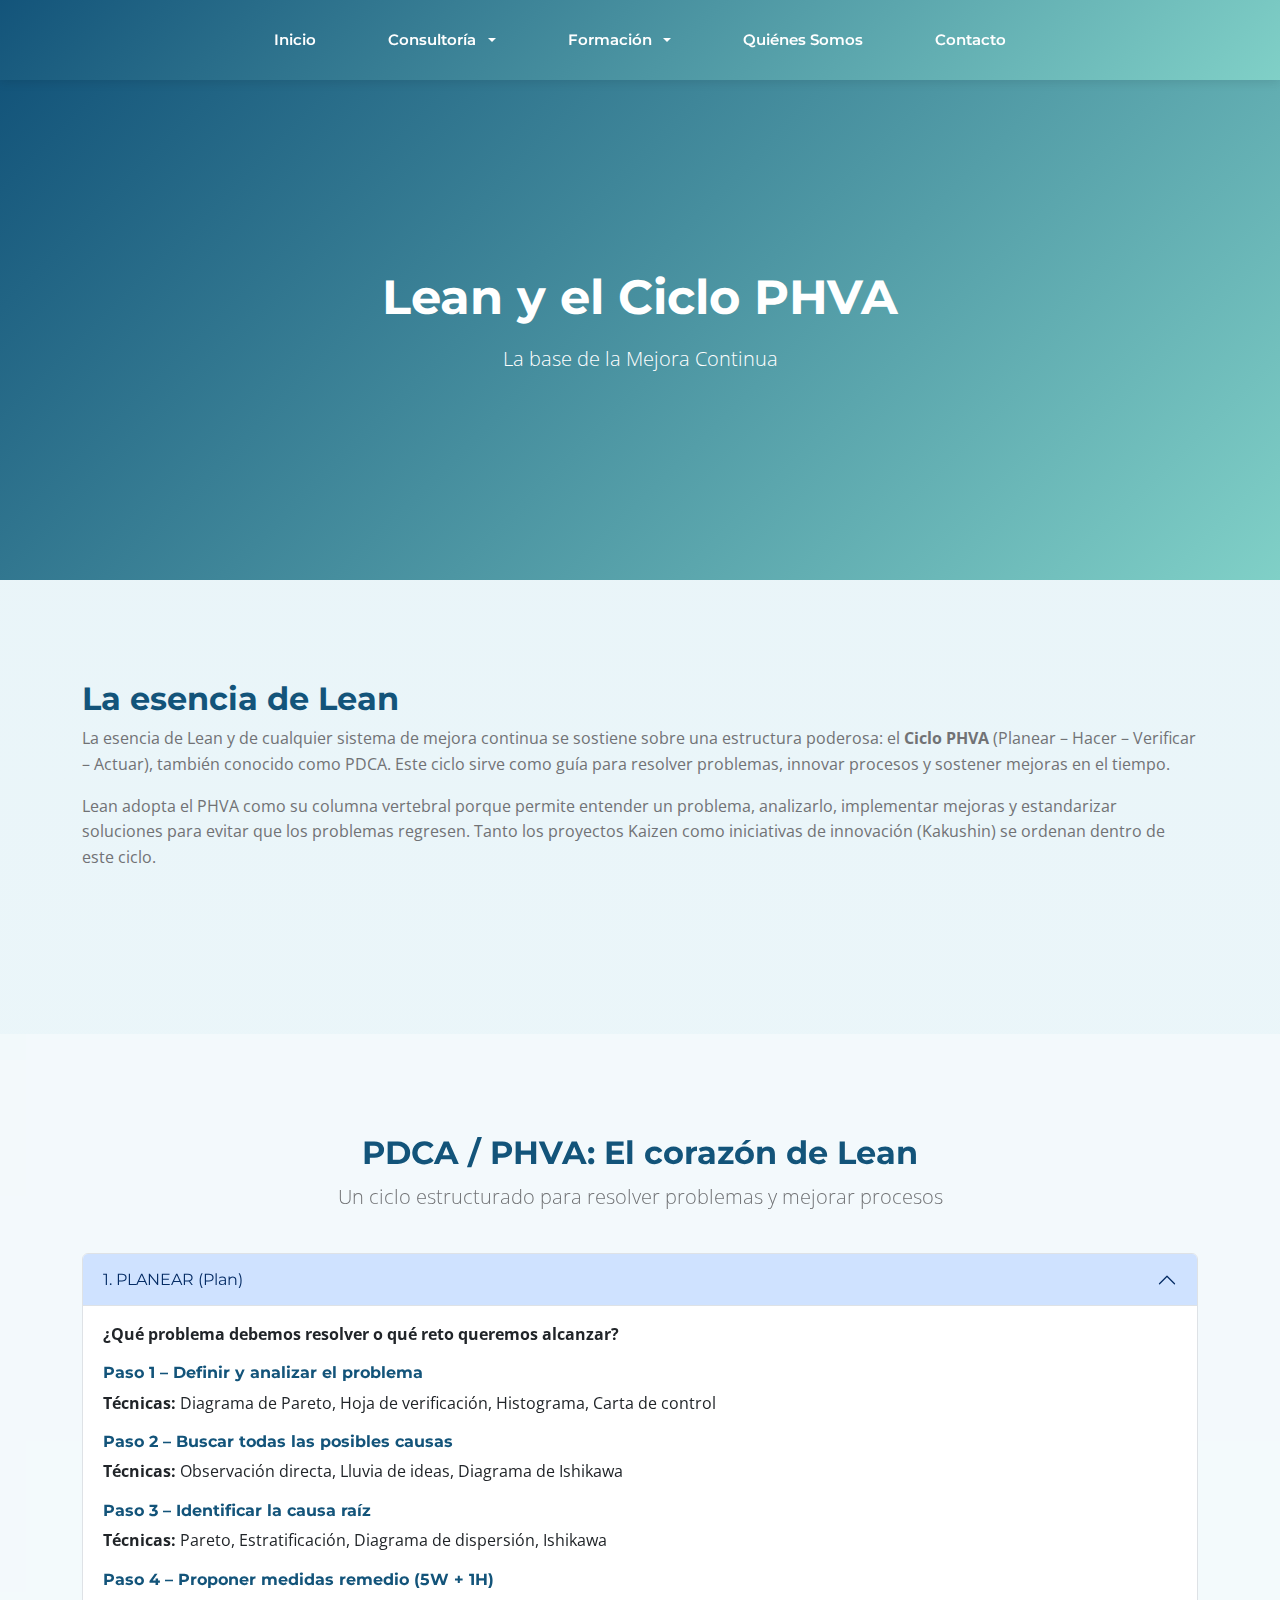
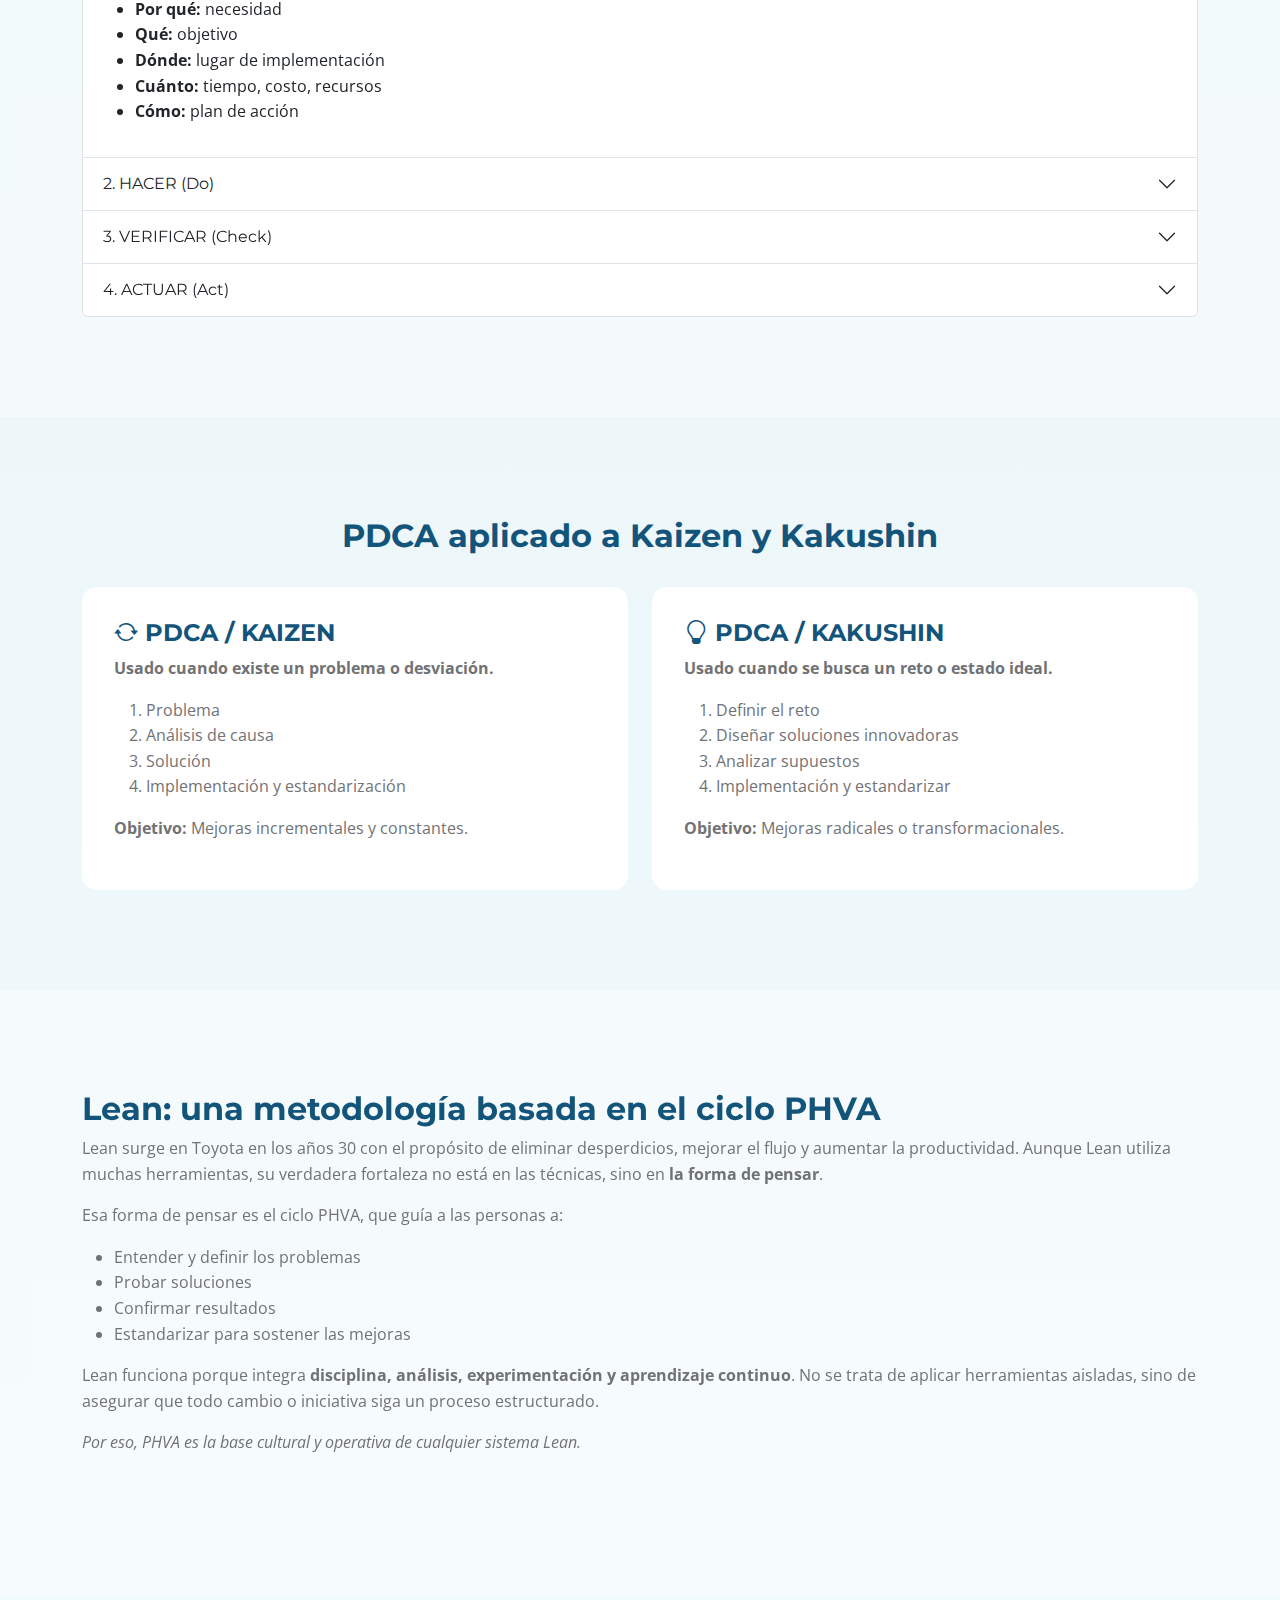
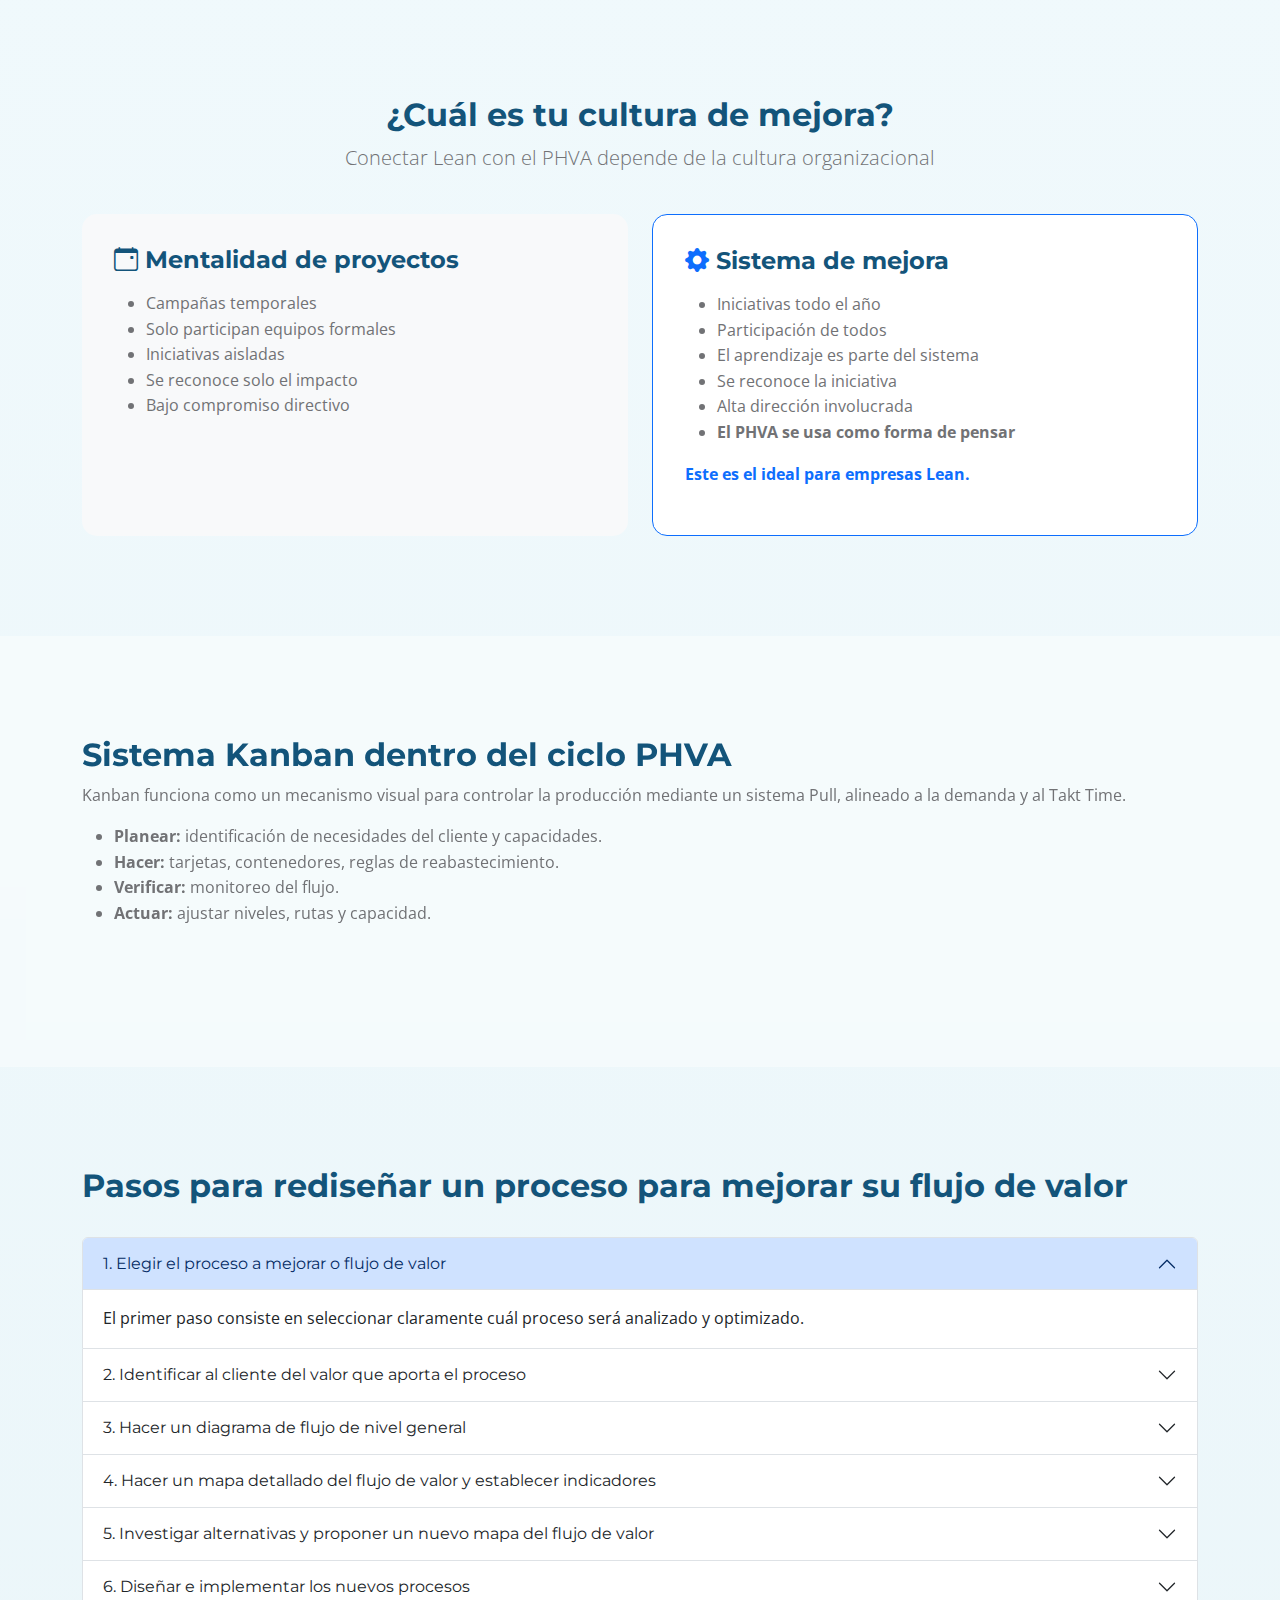
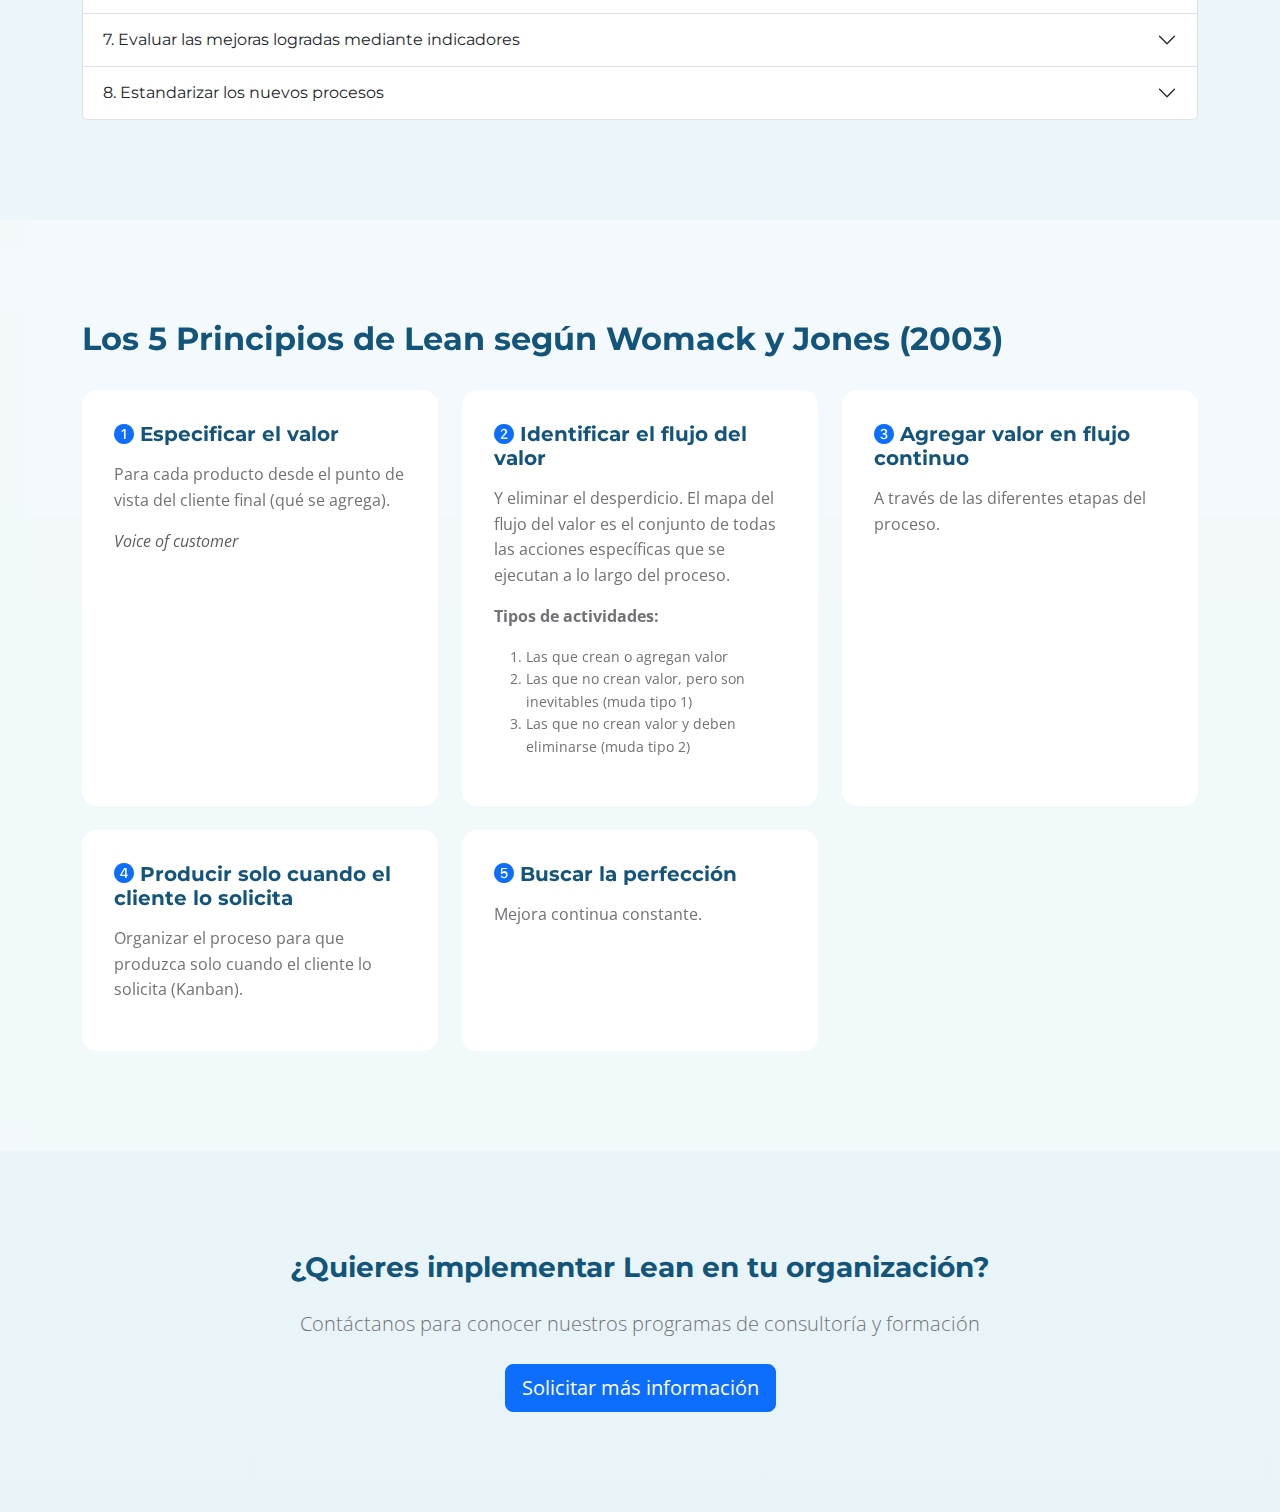
<file: lean.html>
<!DOCTYPE html>
<html lang="es">

<head>
    <meta charset="UTF-8">
    <meta name="viewport" content="width=device-width, initial-scale=1.0">
    <meta name="description" content="Lean - Grupo Fusión">
    <title>Lean y el cliclo PHVA- Grupo Fusión</title>

    <!-- Google Fonts -->
    <link rel="preconnect" href="https://fonts.googleapis.com">
    <link rel="preconnect" href="https://fonts.gstatic.com" crossorigin>
    <link
        href="https://fonts.googleapis.com/css2?family=Montserrat:wght@400;500;600;700&family=Open+Sans:wght@300;400;500;600;700&display=swap"
        rel="stylesheet">

    <!-- Bootstrap Icons -->
    <link rel="stylesheet" href="https://cdn.jsdelivr.net/npm/bootstrap-icons@1.11.1/font/bootstrap-icons.css">

    <!-- Bootstrap CSS -->
    <link href="https://cdn.jsdelivr.net/npm/bootstrap@5.3.0/dist/css/bootstrap.min.css" rel="stylesheet">

    <!-- Custom CSS -->
    <link rel="stylesheet" href="css/styles.css">
    <style>
        body {
            background: linear-gradient(180deg, #e8f4f8 0%, #f0f9fc 50%, #e8f4f8 100%);
            min-height: 100vh;
        }
    </style>
</head>


<body>
    <nav class="custom-navbar">
        <div class="nav-container">


            <div class="nav-menu" id="navMenu">
                <a href="index.html" class="nav-link">Inicio</a>

                <!-- Consultoría Dropdown -->
                <div class="nav-dropdown">
                    <button class="nav-link dropdown-toggle">
                        Consultoría

                    </button>
                    <div class="dropdown-content">
                        <a href="entregamos.html" class="dropdown-item">¿Qué entregamos a nuestros clientes?</a>
                    </div>
                </div>

                <!-- Formación Dropdown -->
                <div class="nav-dropdown">
                    <button class="nav-link dropdown-toggle">
                        Formación

                    </button>
                    <div class="dropdown-content">
                        <a href="lean.html" class="dropdown-item">Lean</a>
                        <a href="gestion_tiempo.html" class="dropdown-item">Gestión del tiempo</a>
                        <a href="comunicacion_asertiva.html" class="dropdown-item">Comunicación asertiva</a>
                    </div>
                </div>

                <a href="index.html#nosotros" class="nav-link">Quiénes Somos</a>
                <a href="index.html#contacto" class="nav-link">Contacto</a>
            </div>

            <button class="nav-toggle" id="navToggle">
                <span class="hamburger"></span>
                <span class="hamburger"></span>
                <span class="hamburger"></span>
            </button>
        </div>
    </nav>

    <!-- HERO SECTION -->
    <section class="hero-section">
        <div class="container">
            <div class="row">
                <div class="col-lg-10 col-12 mx-auto text-center">
                    <h1 class="text-white">Lean y el Ciclo PHVA</h1>
                    <p class="lead text-white">La base de la Mejora Continua</p>
                </div>
            </div>
        </div>
    </section>

    <!-- INTRODUCCIÓN -->
    <section class="section-padding">
        <div class="container">
            <div class="row mb-5">
                <div class="col-12">
                    <h2>La esencia de Lean</h2>
                    <p>La esencia de Lean y de cualquier sistema de mejora continua se sostiene sobre una estructura
                        poderosa: el <strong>Ciclo PHVA</strong> (Planear – Hacer – Verificar – Actuar), también
                        conocido como PDCA. Este ciclo sirve como guía para resolver problemas, innovar procesos y
                        sostener mejoras en el tiempo.</p>
                    <p>Lean adopta el PHVA como su columna vertebral porque permite entender un problema, analizarlo,
                        implementar mejoras y estandarizar soluciones para evitar que los problemas regresen. Tanto los
                        proyectos Kaizen como iniciativas de innovación (Kakushin) se ordenan dentro de este ciclo.</p>
                </div>
            </div>
        </div>
    </section>

    <!-- PDCA / PHVA -->
    <section class="section-padding" style="background-color: rgba(255, 255, 255, 0.4); backdrop-filter: blur(10px);">
        <div class="container">
            <div class="row mb-4">
                <div class="col-12 text-center">
                    <h2>PDCA / PHVA: El corazón de Lean</h2>
                    <p class="lead">Un ciclo estructurado para resolver problemas y mejorar procesos</p>
                </div>
            </div>

            <div class="row">
                <div class="col-12">
                    <div class="accordion" id="phvaAccordion">
                        <!-- 1. PLANEAR -->
                        <div class="accordion-item">
                            <h2 class="accordion-header" id="heading1">
                                <button class="accordion-button" type="button" data-bs-toggle="collapse"
                                    data-bs-target="#collapse1" aria-expanded="true" aria-controls="collapse1">
                                    1. PLANEAR (Plan)
                                </button>
                            </h2>
                            <div id="collapse1" class="accordion-collapse collapse show" aria-labelledby="heading1"
                                data-bs-parent="#phvaAccordion">
                                <div class="accordion-body">
                                    <p><strong>¿Qué problema debemos resolver o qué reto queremos alcanzar?</strong></p>

                                    <h6 class="mt-3">Paso 1 – Definir y analizar el problema</h6>
                                    <p><strong>Técnicas:</strong> Diagrama de Pareto, Hoja de verificación, Histograma,
                                        Carta de control</p>

                                    <h6 class="mt-3">Paso 2 – Buscar todas las posibles causas</h6>
                                    <p><strong>Técnicas:</strong> Observación directa, Lluvia de ideas, Diagrama de
                                        Ishikawa</p>

                                    <h6 class="mt-3">Paso 3 – Identificar la causa raíz</h6>
                                    <p><strong>Técnicas:</strong> Pareto, Estratificación, Diagrama de dispersión,
                                        Ishikawa</p>

                                    <h6 class="mt-3">Paso 4 – Proponer medidas remedio (5W + 1H)</h6>
                                    <ul>
                                        <li><strong>Por qué:</strong> necesidad</li>
                                        <li><strong>Qué:</strong> objetivo</li>
                                        <li><strong>Dónde:</strong> lugar de implementación</li>
                                        <li><strong>Cuánto:</strong> tiempo, costo, recursos</li>
                                        <li><strong>Cómo:</strong> plan de acción</li>
                                    </ul>
                                </div>
                            </div>
                        </div>

                        <!-- 2. HACER -->
                        <div class="accordion-item">
                            <h2 class="accordion-header" id="heading2">
                                <button class="accordion-button collapsed" type="button" data-bs-toggle="collapse"
                                    data-bs-target="#collapse2" aria-expanded="false" aria-controls="collapse2">
                                    2. HACER (Do)
                                </button>
                            </h2>
                            <div id="collapse2" class="accordion-collapse collapse" aria-labelledby="heading2"
                                data-bs-parent="#phvaAccordion">
                                <div class="accordion-body">
                                    <h6>Paso 5 – Ejecutar las medidas remedio</h6>
                                    <p>Se aplican las soluciones diseñadas, involucrando a los afectados y utilizando
                                        equipos multidisciplinarios.</p>
                                    <p>Aquí Lean impulsa conceptos como <strong>Kaizen, Trabajo Estándar y Flujo
                                            Continuo</strong> para realizar una implementación controlada.</p>
                                </div>
                            </div>
                        </div>

                        <!-- 3. VERIFICAR -->
                        <div class="accordion-item">
                            <h2 class="accordion-header" id="heading3">
                                <button class="accordion-button collapsed" type="button" data-bs-toggle="collapse"
                                    data-bs-target="#collapse3" aria-expanded="false" aria-controls="collapse3">
                                    3. VERIFICAR (Check)
                                </button>
                            </h2>
                            <div id="collapse3" class="accordion-collapse collapse" aria-labelledby="heading3"
                                data-bs-parent="#phvaAccordion">
                                <div class="accordion-body">
                                    <h6>Paso 6 – Evaluar los resultados</h6>
                                    <p>Se revisa si las soluciones realmente resolvieron el problema.</p>
                                    <p><strong>Técnicas:</strong> Histograma, Pareto, Carta de control, Hoja de
                                        verificación</p>
                                    <p class="mt-3"><em>Esta fase es clave porque sin datos no hay mejora.</em></p>
                                </div>
                            </div>
                        </div>

                        <!-- 4. ACTUAR -->
                        <div class="accordion-item">
                            <h2 class="accordion-header" id="heading4">
                                <button class="accordion-button collapsed" type="button" data-bs-toggle="collapse"
                                    data-bs-target="#collapse4" aria-expanded="false" aria-controls="collapse4">
                                    4. ACTUAR (Act)
                                </button>
                            </h2>
                            <div id="collapse4" class="accordion-collapse collapse" aria-labelledby="heading4"
                                data-bs-parent="#phvaAccordion">
                                <div class="accordion-body">
                                    <h6>Paso 7 – Prevenir la recurrencia</h6>
                                    <p>Implica estandarizar, supervisar y ajustar. Se documentan procedimientos, se
                                        actualizan instructivos y se entrena al personal.</p>

                                    <h6 class="mt-3">Paso 8 – Conclusión y siguiente ciclo</h6>
                                    <p>Se evalúa el proceso seguido y se inicia un nuevo ciclo de mejora.</p>
                                </div>
                            </div>
                        </div>
                    </div>
                </div>
            </div>
        </div>
    </section>

    <!-- KAIZEN Y KAKUSHIN -->
    <section class="section-padding">
        <div class="container">
            <div class="row mb-4">
                <div class="col-12 text-center">
                    <h2>PDCA aplicado a Kaizen y Kakushin</h2>
                </div>
            </div>

            <div class="row g-4">
                <div class="col-lg-6 col-12">
                    <div class="custom-block bg-white h-100">
                        <h4><i class="bi bi-arrow-repeat"></i> PDCA / KAIZEN</h4>
                        <p class="mb-3"><strong>Usado cuando existe un problema o desviación.</strong></p>
                        <ol>
                            <li>Problema</li>
                            <li>Análisis de causa</li>
                            <li>Solución</li>
                            <li>Implementación y estandarización</li>
                        </ol>
                        <p class="mt-3"><strong>Objetivo:</strong> Mejoras incrementales y constantes.</p>
                    </div>
                </div>

                <div class="col-lg-6 col-12">
                    <div class="custom-block bg-white h-100">
                        <h4><i class="bi bi-lightbulb"></i> PDCA / KAKUSHIN</h4>
                        <p class="mb-3"><strong>Usado cuando se busca un reto o estado ideal.</strong></p>
                        <ol>
                            <li>Definir el reto</li>
                            <li>Diseñar soluciones innovadoras</li>
                            <li>Analizar supuestos</li>
                            <li>Implementación y estandarizar</li>
                        </ol>
                        <p class="mt-3"><strong>Objetivo:</strong> Mejoras radicales o transformacionales.</p>
                    </div>
                </div>
            </div>
        </div>
    </section>

    <!-- LEAN METODOLOGÍA -->
    <section class="section-padding" style="background-color: rgba(255, 255, 255, 0.4); backdrop-filter: blur(10px);">
        <div class="container">
            <div class="row mb-4">
                <div class="col-12">
                    <h2>Lean: una metodología basada en el ciclo PHVA</h2>
                    <p>Lean surge en Toyota en los años 30 con el propósito de eliminar desperdicios, mejorar el flujo y
                        aumentar la productividad. Aunque Lean utiliza muchas herramientas, su verdadera fortaleza no
                        está en las técnicas, sino en <strong>la forma de pensar</strong>.</p>
                    <p>Esa forma de pensar es el ciclo PHVA, que guía a las personas a:</p>
                    <ul>
                        <li>Entender y definir los problemas</li>
                        <li>Probar soluciones</li>
                        <li>Confirmar resultados</li>
                        <li>Estandarizar para sostener las mejoras</li>
                    </ul>
                    <p class="mt-3">Lean funciona porque integra <strong>disciplina, análisis, experimentación y
                            aprendizaje continuo</strong>. No se trata de aplicar herramientas aisladas, sino de
                        asegurar que todo cambio o iniciativa siga un proceso estructurado.</p>
                    <p><em>Por eso, PHVA es la base cultural y operativa de cualquier sistema Lean.</em></p>
                </div>
            </div>
        </div>
    </section>

    <!-- CULTURA DE MEJORA -->
    <section class="section-padding">
        <div class="container">
            <div class="row mb-4">
                <div class="col-12 text-center">
                    <h2>¿Cuál es tu cultura de mejora?</h2>
                    <p class="lead">Conectar Lean con el PHVA depende de la cultura organizacional</p>
                </div>
            </div>

            <div class="row g-4">
                <div class="col-lg-6 col-12">
                    <div class="custom-block bg-light h-100">
                        <h4><i class="bi bi-calendar-event"></i> Mentalidad de proyectos</h4>
                        <ul class="mt-3">
                            <li>Campañas temporales</li>
                            <li>Solo participan equipos formales</li>
                            <li>Iniciativas aisladas</li>
                            <li>Se reconoce solo el impacto</li>
                            <li>Bajo compromiso directivo</li>
                        </ul>
                    </div>
                </div>

                <div class="col-lg-6 col-12">
                    <div class="custom-block bg-white h-100 border border-primary">
                        <h4><i class="bi bi-gear-fill text-primary"></i> Sistema de mejora</h4>
                        <ul class="mt-3">
                            <li>Iniciativas todo el año</li>
                            <li>Participación de todos</li>
                            <li>El aprendizaje es parte del sistema</li>
                            <li>Se reconoce la iniciativa</li>
                            <li>Alta dirección involucrada</li>
                            <li><strong>El PHVA se usa como forma de pensar</strong></li>
                        </ul>
                        <p class="mt-3 text-primary"><strong>Este es el ideal para empresas Lean.</strong></p>
                    </div>
                </div>
            </div>
        </div>
    </section>

    <!-- KANBAN -->
    <section class="section-padding" style="background-color: rgba(255, 255, 255, 0.4); backdrop-filter: blur(10px);">
        <div class="container">
            <div class="row mb-4">
                <div class="col-12">
                    <h2>Sistema Kanban dentro del ciclo PHVA</h2>
                    <p>Kanban funciona como un mecanismo visual para controlar la producción mediante un sistema Pull,
                        alineado a la demanda y al Takt Time.</p>
                    <ul class="mt-3">
                        <li><strong>Planear:</strong> identificación de necesidades del cliente y capacidades.</li>
                        <li><strong>Hacer:</strong> tarjetas, contenedores, reglas de reabastecimiento.</li>
                        <li><strong>Verificar:</strong> monitoreo del flujo.</li>
                        <li><strong>Actuar:</strong> ajustar niveles, rutas y capacidad.</li>
                    </ul>
                </div>
            </div>
        </div>
    </section>

    <!-- REDISEÑO DE PROCESOS -->
    <section class="section-padding">
        <div class="container">
            <div class="row mb-4">
                <div class="col-12">
                    <h2>Pasos para rediseñar un proceso para mejorar su flujo de valor</h2>
                </div>
            </div>

            <div class="row">
                <div class="col-12">
                    <div class="accordion" id="procesosAccordion">
                        <div class="accordion-item">
                            <h2 class="accordion-header" id="headingP1">
                                <button class="accordion-button" type="button" data-bs-toggle="collapse"
                                    data-bs-target="#collapseP1" aria-expanded="true" aria-controls="collapseP1">
                                    1. Elegir el proceso a mejorar o flujo de valor
                                </button>
                            </h2>
                            <div id="collapseP1" class="accordion-collapse collapse show" aria-labelledby="headingP1"
                                data-bs-parent="#procesosAccordion">
                                <div class="accordion-body">
                                    El primer paso consiste en seleccionar claramente cuál proceso será analizado y
                                    optimizado.
                                </div>
                            </div>
                        </div>

                        <div class="accordion-item">
                            <h2 class="accordion-header" id="headingP2">
                                <button class="accordion-button collapsed" type="button" data-bs-toggle="collapse"
                                    data-bs-target="#collapseP2" aria-expanded="false" aria-controls="collapseP2">
                                    2. Identificar al cliente del valor que aporta el proceso
                                </button>
                            </h2>
                            <div id="collapseP2" class="accordion-collapse collapse" aria-labelledby="headingP2"
                                data-bs-parent="#procesosAccordion">
                                <div class="accordion-body">
                                    Se define quién recibe el valor del proceso: puede ser un cliente interno o externo.
                                    Esto permite enfocar las mejoras según sus necesidades.
                                </div>
                            </div>
                        </div>

                        <div class="accordion-item">
                            <h2 class="accordion-header" id="headingP3">
                                <button class="accordion-button collapsed" type="button" data-bs-toggle="collapse"
                                    data-bs-target="#collapseP3" aria-expanded="false" aria-controls="collapseP3">
                                    3. Hacer un diagrama de flujo de nivel general
                                </button>
                            </h2>
                            <div id="collapseP3" class="accordion-collapse collapse" aria-labelledby="headingP3"
                                data-bs-parent="#procesosAccordion">
                                <div class="accordion-body">
                                    Se realiza una representación básica del proceso actual para entender sus etapas
                                    principales.
                                </div>
                            </div>
                        </div>

                        <div class="accordion-item">
                            <h2 class="accordion-header" id="headingP4">
                                <button class="accordion-button collapsed" type="button" data-bs-toggle="collapse"
                                    data-bs-target="#collapseP4" aria-expanded="false" aria-controls="collapseP4">
                                    4. Hacer un mapa detallado del flujo de valor y establecer indicadores
                                </button>
                            </h2>
                            <div id="collapseP4" class="accordion-collapse collapse" aria-labelledby="headingP4"
                                data-bs-parent="#procesosAccordion">
                                <div class="accordion-body">
                                    Se construye el mapa del estado actual, identificando tiempos, desperdicios (mudas)
                                    e indicadores clave de flujo.
                                </div>
                            </div>
                        </div>

                        <div class="accordion-item">
                            <h2 class="accordion-header" id="headingP5">
                                <button class="accordion-button collapsed" type="button" data-bs-toggle="collapse"
                                    data-bs-target="#collapseP5" aria-expanded="false" aria-controls="collapseP5">
                                    5. Investigar alternativas y proponer un nuevo mapa del flujo de valor
                                </button>
                            </h2>
                            <div id="collapseP5" class="accordion-collapse collapse" aria-labelledby="headingP5"
                                data-bs-parent="#procesosAccordion">
                                <div class="accordion-body">
                                    Se analizan oportunidades de mejora y se crea el diseño del estado futuro del
                                    proceso.
                                </div>
                            </div>
                        </div>

                        <div class="accordion-item">
                            <h2 class="accordion-header" id="headingP6">
                                <button class="accordion-button collapsed" type="button" data-bs-toggle="collapse"
                                    data-bs-target="#collapseP6" aria-expanded="false" aria-controls="collapseP6">
                                    6. Diseñar e implementar los nuevos procesos
                                </button>
                            </h2>
                            <div id="collapseP6" class="accordion-collapse collapse" aria-labelledby="headingP6"
                                data-bs-parent="#procesosAccordion">
                                <div class="accordion-body">
                                    Se ejecutan las mejoras propuestas: cambios operativos, ajustes de métodos,
                                    redistribución de tareas, etc.
                                </div>
                            </div>
                        </div>

                        <div class="accordion-item">
                            <h2 class="accordion-header" id="headingP7">
                                <button class="accordion-button collapsed" type="button" data-bs-toggle="collapse"
                                    data-bs-target="#collapseP7" aria-expanded="false" aria-controls="collapseP7">
                                    7. Evaluar las mejoras logradas mediante indicadores
                                </button>
                            </h2>
                            <div id="collapseP7" class="accordion-collapse collapse" aria-labelledby="headingP7"
                                data-bs-parent="#procesosAccordion">
                                <div class="accordion-body">
                                    Se revisan los resultados obtenidos comparando el antes y el después para validar el
                                    impacto de flujo, desperdicio y dinero.
                                </div>
                            </div>
                        </div>

                        <div class="accordion-item">
                            <h2 class="accordion-header" id="headingP8">
                                <button class="accordion-button collapsed" type="button" data-bs-toggle="collapse"
                                    data-bs-target="#collapseP8" aria-expanded="false" aria-controls="collapseP8">
                                    8. Estandarizar los nuevos procesos
                                </button>
                            </h2>
                            <div id="collapseP8" class="accordion-collapse collapse" aria-labelledby="headingP8"
                                data-bs-parent="#procesosAccordion">
                                <div class="accordion-body">
                                    Una vez comprobados los beneficios, se documentan y formalizan los nuevos
                                    procedimientos para asegurar su sostenibilidad.
                                </div>
                            </div>
                        </div>
                    </div>
                </div>
            </div>
        </div>
    </section>

    <!-- PRINCIPIOS WOMACK & JONES -->
    <section class="section-padding" style="background-color: rgba(255, 255, 255, 0.4); backdrop-filter: blur(10px);">
        <div class="container">
            <div class="row mb-4">
                <div class="col-12">
                    <h2>Los 5 Principios de Lean según Womack y Jones (2003)</h2>
                </div>
            </div>

            <div class="row g-4">
                <div class="col-lg-4 col-md-6 col-12">
                    <div class="custom-block bg-white h-100">
                        <h5><i class="bi bi-1-circle-fill text-primary"></i> Especificar el valor</h5>
                        <p class="mt-3">Para cada producto desde el punto de vista del cliente final (qué se agrega).
                        </p>
                        <p class="text-muted"><em>Voice of customer</em></p>
                    </div>
                </div>

                <div class="col-lg-4 col-md-6 col-12">
                    <div class="custom-block bg-white h-100">
                        <h5><i class="bi bi-2-circle-fill text-primary"></i> Identificar el flujo del valor</h5>
                        <p class="mt-3">Y eliminar el desperdicio. El mapa del flujo del valor es el conjunto de todas
                            las acciones específicas que se ejecutan a lo largo del proceso.</p>
                        <p class="mt-2"><strong>Tipos de actividades:</strong></p>
                        <ol class="small">
                            <li>Las que crean o agregan valor</li>
                            <li>Las que no crean valor, pero son inevitables (muda tipo 1)</li>
                            <li>Las que no crean valor y deben eliminarse (muda tipo 2)</li>
                        </ol>
                    </div>
                </div>

                <div class="col-lg-4 col-md-6 col-12">
                    <div class="custom-block bg-white h-100">
                        <h5><i class="bi bi-3-circle-fill text-primary"></i> Agregar valor en flujo continuo</h5>
                        <p class="mt-3">A través de las diferentes etapas del proceso.</p>
                    </div>
                </div>

                <div class="col-lg-4 col-md-6 col-12">
                    <div class="custom-block bg-white h-100">
                        <h5><i class="bi bi-4-circle-fill text-primary"></i> Producir solo cuando el cliente lo solicita
                        </h5>
                        <p class="mt-3">Organizar el proceso para que produzca solo cuando el cliente lo solicita
                            (Kanban).</p>
                    </div>
                </div>

                <div class="col-lg-4 col-md-6 col-12">
                    <div class="custom-block bg-white h-100">
                        <h5><i class="bi bi-5-circle-fill text-primary"></i> Buscar la perfección</h5>
                        <p class="mt-3">Mejora continua constante.</p>
                    </div>
                </div>
            </div>
        </div>
    </section>

    <!-- CTA -->
    <section class="section-padding">
        <div class="container">
            <div class="row">
                <div class="col-12 text-center">
                    <h3 class="mb-4">¿Quieres implementar Lean en tu organización?</h3>
                    <p class="lead mb-4">Contáctanos para conocer nuestros programas de consultoría y formación</p>
                    <a href="mailto:contacto@grupofusion.com" class="btn btn-primary btn-lg">Solicitar más
                        información</a>
                </div>
            </div>
        </div>
    </section>

    <!-- Bootstrap JS -->
    <script src="https://cdn.jsdelivr.net/npm/bootstrap@5.3.0/dist/js/bootstrap.bundle.min.js"></script>

    <!-- Custom JavaScript -->
    <script src="js/main.js"></script>
</body>
</file>
<file: css/styles.css>
/* ==========================================
   RESET & BASE STYLES
   ========================================== */
* {
    margin: 0;
    padding: 0;
    box-sizing: border-box;
}

:root {
    --white-color: #ffffff;
    --primary-color: #13547a;
    --secondary-color: #80d0c7;
    --section-bg-color: #f0f8ff;
    --custom-btn-bg-color: #80d0c7;
    --custom-btn-bg-hover-color: #13547a;
    --dark-color: #000000;
    --p-color: #717275;
    --border-color: #7fffd4;
    --link-hover-color: #13547a;
    --body-font-family: 'Open Sans', sans-serif;
    --title-font-family: 'Montserrat', sans-serif;
}

body {
    background-color: var(--white-color);
    font-family: var(--body-font-family);
    color: var(--p-color);
    line-height: 1.6;
}

h1, h2, h3, h4, h5, h6 {
    font-family: var(--title-font-family);
    font-weight: 700;
    color: var(--primary-color);
}

/* ==========================================
   NAVBAR PERSONALIZADO
   ========================================== */
.custom-navbar {
    background: linear-gradient(135deg, #13547a 0%, #80d0c7 100%);
    box-shadow: 0 2px 10px rgba(0, 0, 0, 0.1);
    position: sticky;
    top: 0;
    z-index: 1000;
    padding: 1rem 0;
}

.nav-container {
    max-width: 1280px;
    margin: 0 auto;
    padding: 0 2rem;
    display: flex;
    justify-content: center;
    align-items: center;
    gap: 2rem;
}

.nav-logo {
    display: flex;
    align-items: center;
    text-decoration: none;
}

.logo-img {
    height: 50px;
    width: auto;
    transition: transform 0.3s ease;
}

.logo-img:hover {
    transform: scale(2.05);
}

.nav-menu {
    display: flex;
    align-items: center;
    gap: 2rem;
    flex: 1;
    justify-content: center;
}

.nav-link {
    color: #ffffff;
    text-decoration: none;
    padding: 0.75rem 1.25rem;
    font-size: 15px;
    font-weight: 600;
    font-family: 'Montserrat', sans-serif;
    border-radius: 8px;
    transition: all 0.3s ease;
    cursor: pointer;
    border: none;
    background: transparent;
    display: flex;
    align-items: center;
    gap: 0.5rem;
}

.nav-link:hover {
    background: rgba(255, 255, 255, 0.15);
    transform: translateY(-2px);
    color: #ffffff;
}

.nav-dropdown {
    position: relative;
}

.dropdown-toggle {
    display: flex;
    align-items: center;
}

.dropdown-toggle svg {
    width: 16px;
    height: 16px;
    transition: transform 0.3s ease;
}

.nav-dropdown:hover .dropdown-toggle svg {
    transform: rotate(180deg);
}

.dropdown-content {
    position: absolute;
    top: 100%;
    left: 0;
    background: #ffffff;
    min-width: 220px;
    border-radius: 12px;
    box-shadow: 0 8px 20px rgba(0, 0, 0, 0.15);
    opacity: 0;
    visibility: hidden;
    transform: translateY(-10px);
    transition: all 0.3s ease;
    margin-top: 0.5rem;
    overflow: hidden;
}

.nav-dropdown:hover .dropdown-content {
    opacity: 1;
    visibility: visible;
    transform: translateY(0);
}

.dropdown-item {
    display: block;
    padding: 0.875rem 1.25rem;
    color: #13547a;
    text-decoration: none;
    font-size: 14px;
    font-weight: 500;
    transition: all 0.2s ease;
    border-left: 3px solid transparent;
}

.dropdown-item:hover {
    background: linear-gradient(90deg, #f0f9ff 0%, #e0f2fe 100%);
    border-left-color: #80d0c7;
    padding-left: 1.5rem;
    color: #13547a;
}

.btn-membresia {
    background: #ffffff;
    color: #13547a;
    padding: 0.75rem 1.75rem;
    border-radius: 25px;
    font-weight: 700;
    font-size: 15px;
    text-decoration: none;
    transition: all 0.3s ease;
    box-shadow: 0 4px 10px rgba(0, 0, 0, 0.1);
    margin-left: 1rem;
    font-family: 'Montserrat', sans-serif;
}

.btn-membresia:hover {
    background: #13547a;
    color: #ffffff;
    transform: translateY(-3px);
    box-shadow: 0 6px 15px rgba(0, 0, 0, 0.2);
}

.nav-toggle {
    display: none;
    flex-direction: column;
    gap: 5px;
    background: transparent;
    border: none;
    cursor: pointer;
    padding: 0.5rem;
}

.hamburger {
    width: 28px;
    height: 3px;
    background: #ffffff;
    border-radius: 3px;
    transition: all 0.3s ease;
}

/* ==========================================
   HERO SECTION
   ========================================== */
.hero-section {
    background: linear-gradient(135deg, #13547a 0%, #80d0c7 100%);
    min-height: 500px;
    display: flex;
    align-items: center;
    justify-content: center;
    color: white;
    text-align: center;
    padding: 100px 0;
}

.hero-section h1 {
    color: white;
    font-size: 3rem;
    margin-bottom: 1rem;
}

.hero-section h6 {
    color: rgba(255, 255, 255, 0.9);
    font-size: 1.2rem;
    margin-bottom: 2rem;
}

.custom-form .input-group {
    background-color: white;
    border-radius: 50px;
    padding: 10px 15px;
}

.custom-form input {
    border: 0;
    box-shadow: none;
    padding-left: 10px;
}

.custom-form button {
    background-color: var(--primary-color);
    border: 0;
    border-radius: 50px;
    color: white;
    max-width: 150px;
    font-weight: 600;
}

/* ==========================================
   FEATURED SECTION
   ========================================== */
.featured-section {
    background-color: var(--secondary-color);
    border-radius: 0 0 80px 80px;
    padding: 80px 0;
}

.custom-block {
    background: white;
    border-radius: 15px;
    padding: 2rem;
    transition: transform 0.3s ease, box-shadow 0.3s ease;
    height: 100%;
}

.custom-block:hover {
    transform: translateY(-10px);
    box-shadow: 0 10px 30px rgba(0, 0, 0, 0.1);
}

.custom-block-image {
    width: 100%;
    height: auto;
    border-radius: 10px;
    margin-top: 20px;
}

.custom-block-overlay {
    position: relative;
    overflow: hidden;
    min-height: 400px;
}

.custom-block-overlay img {
    width: 100%;
    height: 100%;
    object-fit: cover;
}

/* ==========================================
   TIMELINE SECTION (Quiénes Somos)
   ========================================== */
.timeline-section {
    background-image: url('../assets/images/colleagues-working-cozy-office-medium-shot.png');
    background-repeat: no-repeat;
    background-position: center;
    background-size: cover;
    position: relative;
    padding: 100px 0;
}

.section-overlay {
    background: linear-gradient(135deg, #13547a 0%, #80d0c7 100%);
    position: absolute;
    top: 0;
    left: 0;
    width: 100%;
    height: 100%;
    opacity: 0.85;
    pointer-events: none;
}

.timeline-section .container {
    position: relative;
    z-index: 1;
}

.vertical-scrollable-timeline {
    list-style: none;
    padding: 0;
    margin: 0;
    position: relative;
}

.list-progress {
    position: absolute;
    left: 52px;
    top: 0;
    bottom: 0;
    width: 8px;
    background: rgba(255, 255, 255, 0.3);
}

.list-progress .inner {
    width: 100%;
    height: 50%;
    background: var(--secondary-color);
}

.vertical-scrollable-timeline li {
    position: relative;
    padding: 20px 0 65px 145px;
}

.icon-holder {
    position: absolute;
    left: 0;
    top: 0;
    width: 104px;
    height: 104px;
    display: flex;
    justify-content: center;
    align-items: center;
    background-color: var(--secondary-color);
    border-radius: 50%;
    z-index: 2;
    box-shadow: 0 0 0 4px #fff;
}

.icon-holder i {
    font-size: 35px;
    color: white;
}

/* ==========================================
   CONTACT SECTION
   ========================================== */
.contact-section {
    min-height: 100vh;
    background-image: url('../assets/images/edificio.jpg');
    background-repeat: no-repeat;
    background-position: center;
    background-size: cover;
    background-attachment: fixed;
    position: relative;
    display: flex;
    align-items: center;
    padding: 100px 0;
}

.timeline-content {
    background: rgba(255, 255, 255, 0.95);
    padding: 25px 35px;
    border-radius: 15px;
    box-shadow: 0 8px 25px rgba(0, 0, 0, 0.15);
    backdrop-filter: blur(10px);
    transition: all 0.3s ease;
}

.timeline-content:hover {
    transform: translateX(10px);
    box-shadow: 0 12px 35px rgba(0, 0, 0, 0.2);
}

/* ==========================================
   FORMULARIO DE CONTACTO
   ========================================== */
.contact-section .custom-block {
    background: rgba(255, 255, 255, 0.98);
    backdrop-filter: blur(10px);
    box-shadow: 0 15px 50px rgba(0, 0, 0, 0.3);
}

.contact-section .form-label {
    color: var(--primary-color);
    font-weight: 600;
    margin-bottom: 0.5rem;
}

.contact-section .form-control {
    border: 2px solid #e0e0e0;
    border-radius: 8px;
    padding: 0.75rem 1rem;
    font-size: 1rem;
    transition: all 0.3s ease;
}

.contact-section .form-control:focus {
    border-color: var(--secondary-color);
    box-shadow: 0 0 0 0.2rem rgba(128, 208, 199, 0.25);
    outline: none;
}

.contact-section .btn-primary {
    background: linear-gradient(135deg, #13547a 0%, #80d0c7 100%);
    border: none;
    padding: 0.875rem 3rem;
    font-size: 1.1rem;
    font-weight: 700;
    border-radius: 50px;
    transition: all 0.3s ease;
    box-shadow: 0 5px 15px rgba(19, 84, 122, 0.3);
}

.contact-section .btn-primary:hover {
    transform: translateY(-3px);
    box-shadow: 0 8px 25px rgba(19, 84, 122, 0.4);
}

.contact-section h4 {
    color: var(--primary-color);
    font-weight: 700;
}

/* ==========================================
   FOOTER
   ========================================== */
.site-footer {
    background: #1a1a1a;
    color: white;
    padding: 60px 0 30px;
    border-bottom: 10px solid var(--secondary-color);
}

.site-footer-title {
    color: var(--secondary-color);
    font-size: 1.2rem;
    margin-bottom: 1rem;
}

.site-footer-links {
    list-style: none;
    padding: 0;
}

.site-footer-link {
    color: rgba(255, 255, 255, 0.7);
    text-decoration: none;
    display: block;
    padding: 5px 0;
    transition: color 0.3s;
}

.site-footer-link:hover {
    color: var(--secondary-color);
}

/* ==========================================
   UTILITIES
   ========================================== */
.section-padding {
    padding: 100px 0;
}

.text-white {
    color: white !important;
}

.text-center {
    text-align: center;
}

.mb-0 { margin-bottom: 0 !important; }
.mb-1 { margin-bottom: 0.25rem !important; }
.mb-2 { margin-bottom: 0.5rem !important; }
.mb-3 { margin-bottom: 1rem !important; }
.mb-4 { margin-bottom: 1.5rem !important; }
.mb-5 { margin-bottom: 3rem !important; }

.mt-3 { margin-top: 1rem !important; }
.mt-4 { margin-top: 1.5rem !important; }

.lead {
    font-size: 1.25rem;
    font-weight: 300;
}

/* ==========================================
   RESPONSIVE
   ========================================== */
@media (max-width: 768px) {
    .nav-toggle {
        display: flex;
    }

    .nav-menu {
        position: fixed;
        top: 80px;
        left: -100%;
        width: 100%;
        height: calc(100vh - 80px);
        background: linear-gradient(135deg, #13547a 0%, #80d0c7 100%);
        flex-direction: column;
        align-items: flex-start;
        padding: 2rem;
        transition: left 0.3s ease;
        overflow-y: auto;
    }

    .nav-menu.active {
        left: 0;
    }

    .nav-dropdown {
        width: 100%;
        border-bottom: 1px solid rgba(255, 255, 255, 0.2);
    }

    .nav-link {
        width: 100%;
        padding: 1rem;
    }

    .dropdown-content {
        position: static;
        opacity: 1;
        visibility: visible;
        transform: none;
        box-shadow: none;
        background: rgba(255, 255, 255, 0.1);
        max-height: 0;
        overflow: hidden;
        transition: max-height 0.3s ease;
    }

    .nav-dropdown.active .dropdown-content {
        max-height: 300px;
    }

    .dropdown-item {
        color: #ffffff;
        padding-left: 2rem;
    }

    .btn-membresia {
        width: 100%;
        text-align: center;
        margin: 1rem 0 0 0;
    }

    .nav-toggle.active .hamburger:nth-child(1) {
        transform: rotate(45deg) translate(8px, 8px);
    }

    .nav-toggle.active .hamburger:nth-child(2) {
        opacity: 0;
    }

    .nav-toggle.active .hamburger:nth-child(3) {
        transform: rotate(-45deg) translate(7px, -7px);
    }

    .hero-section h1 {
        font-size: 2rem;
    }

    .contact-section {
        background-attachment: scroll;
    }

    .vertical-scrollable-timeline li {
        padding-left: 100px;
    }

    .icon-holder {
        width: 70px;
        height: 70px;
    }

    .icon-holder i {
        font-size: 24px;
    }
}
</file>
